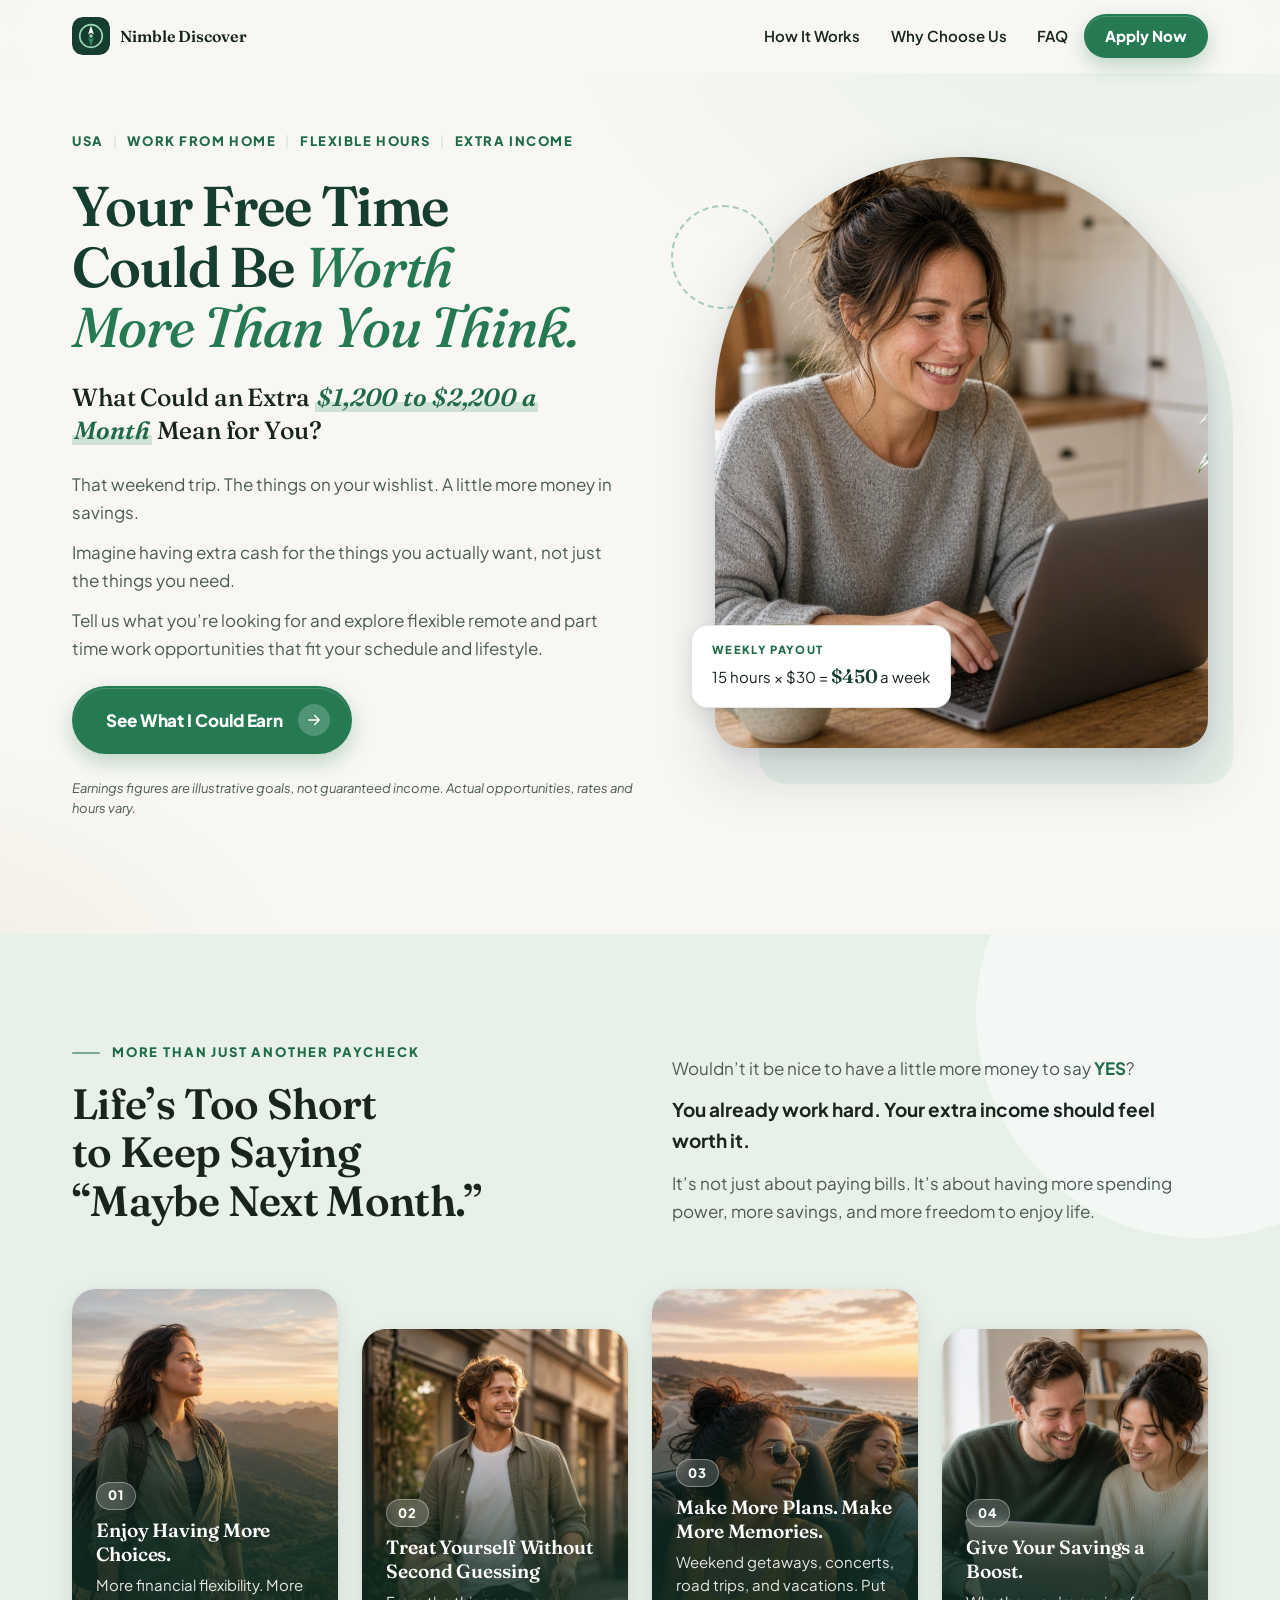
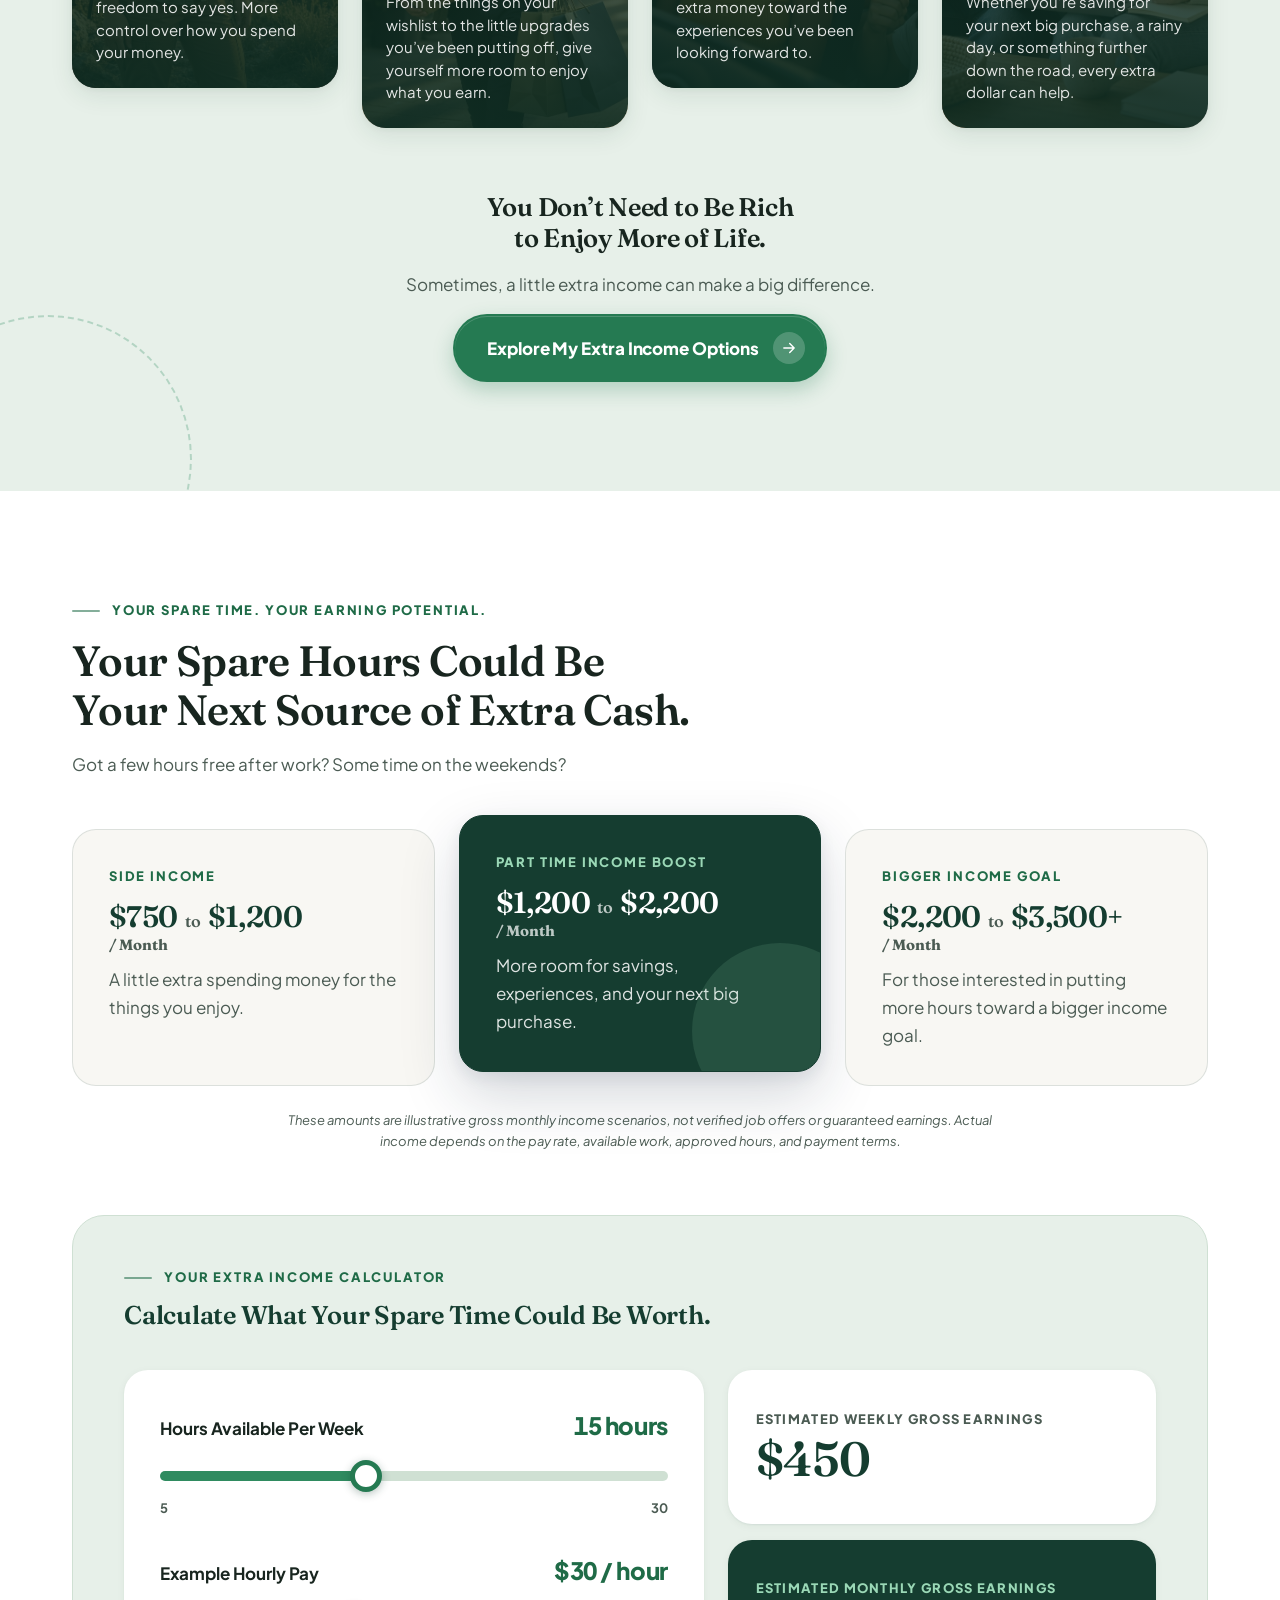
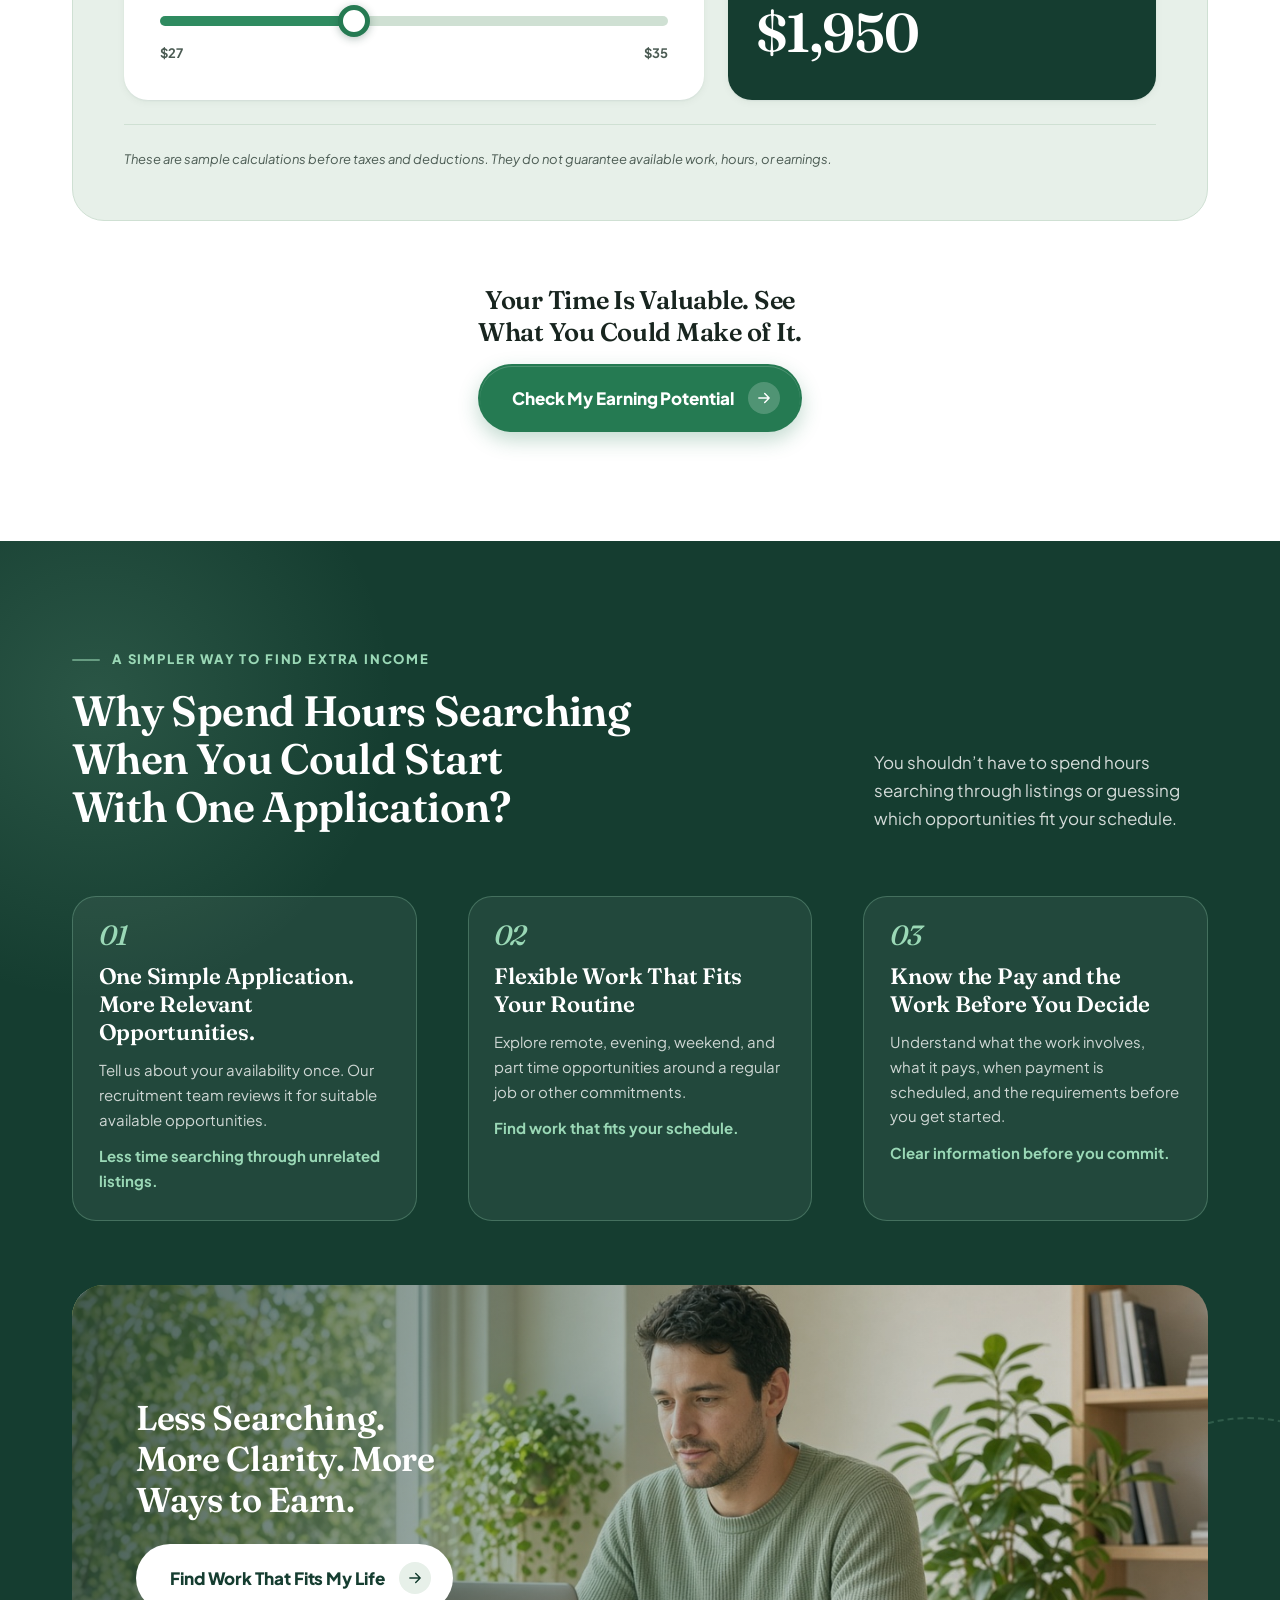
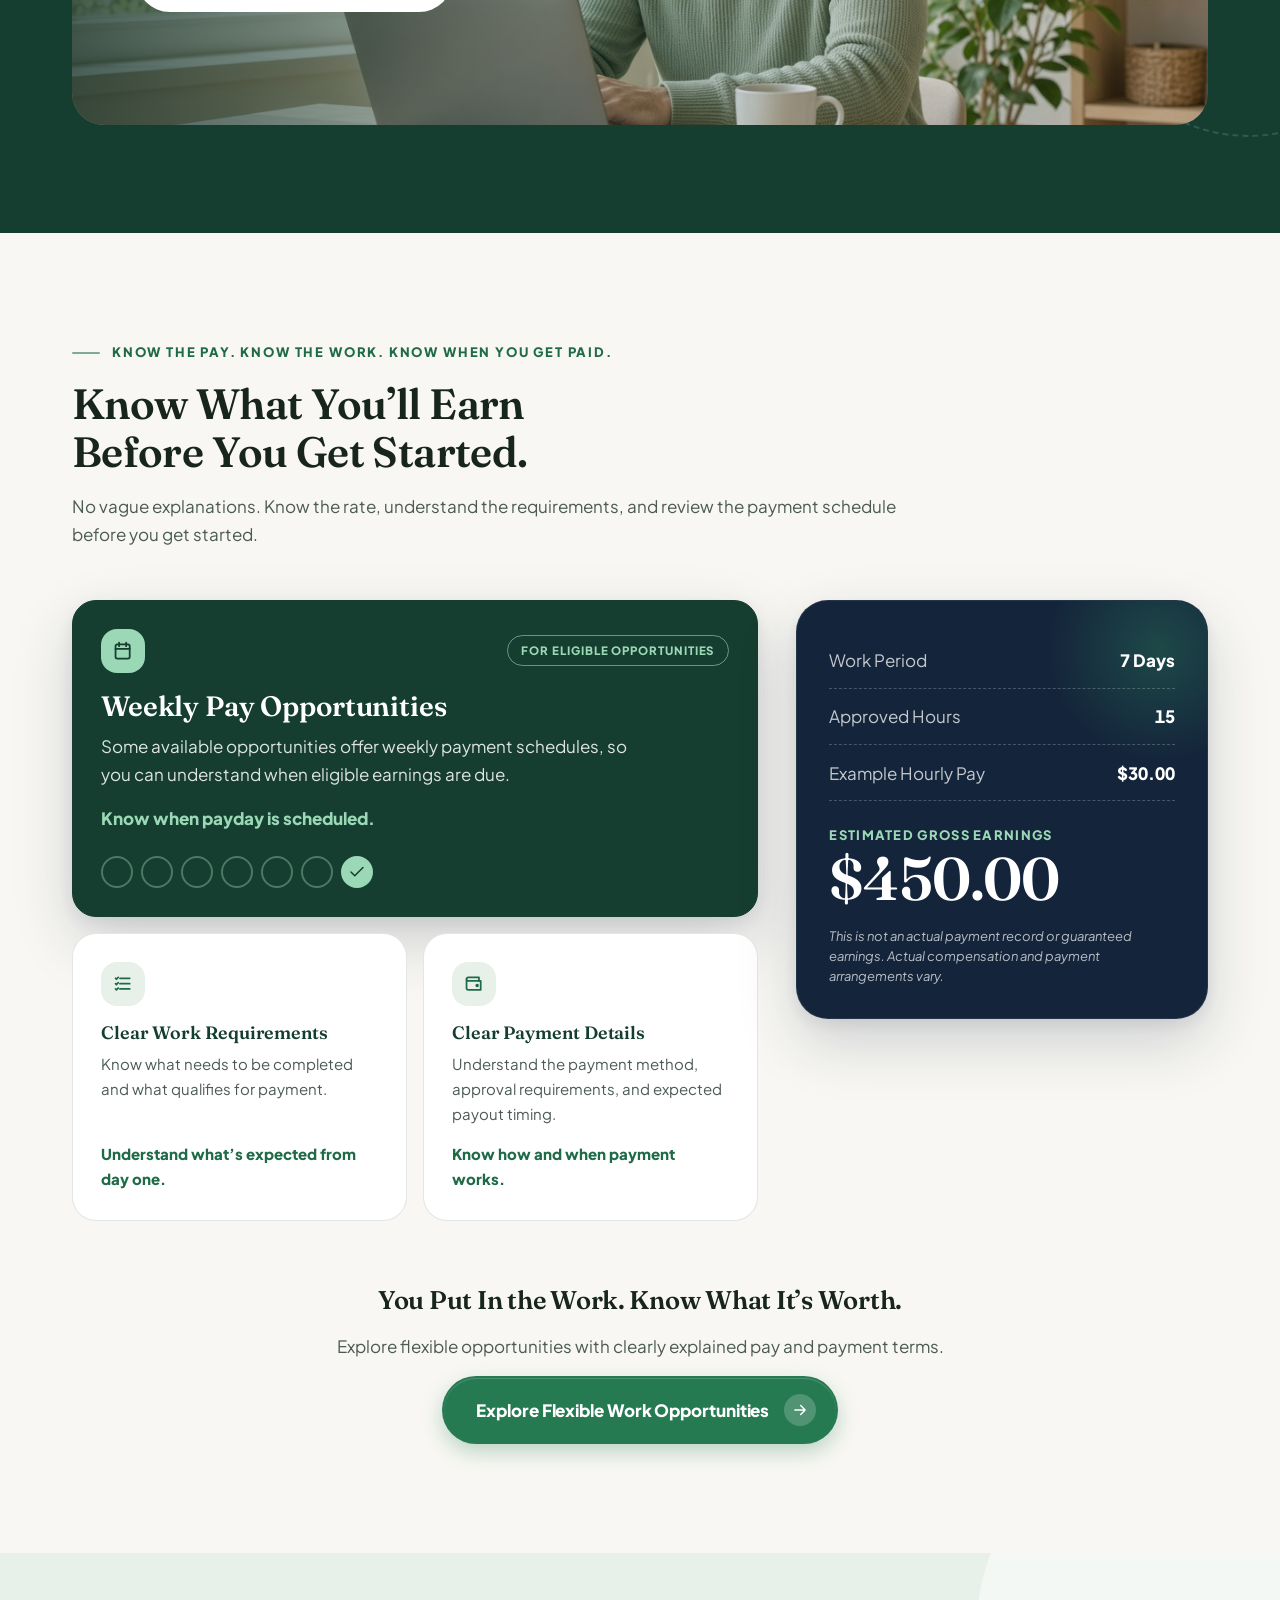
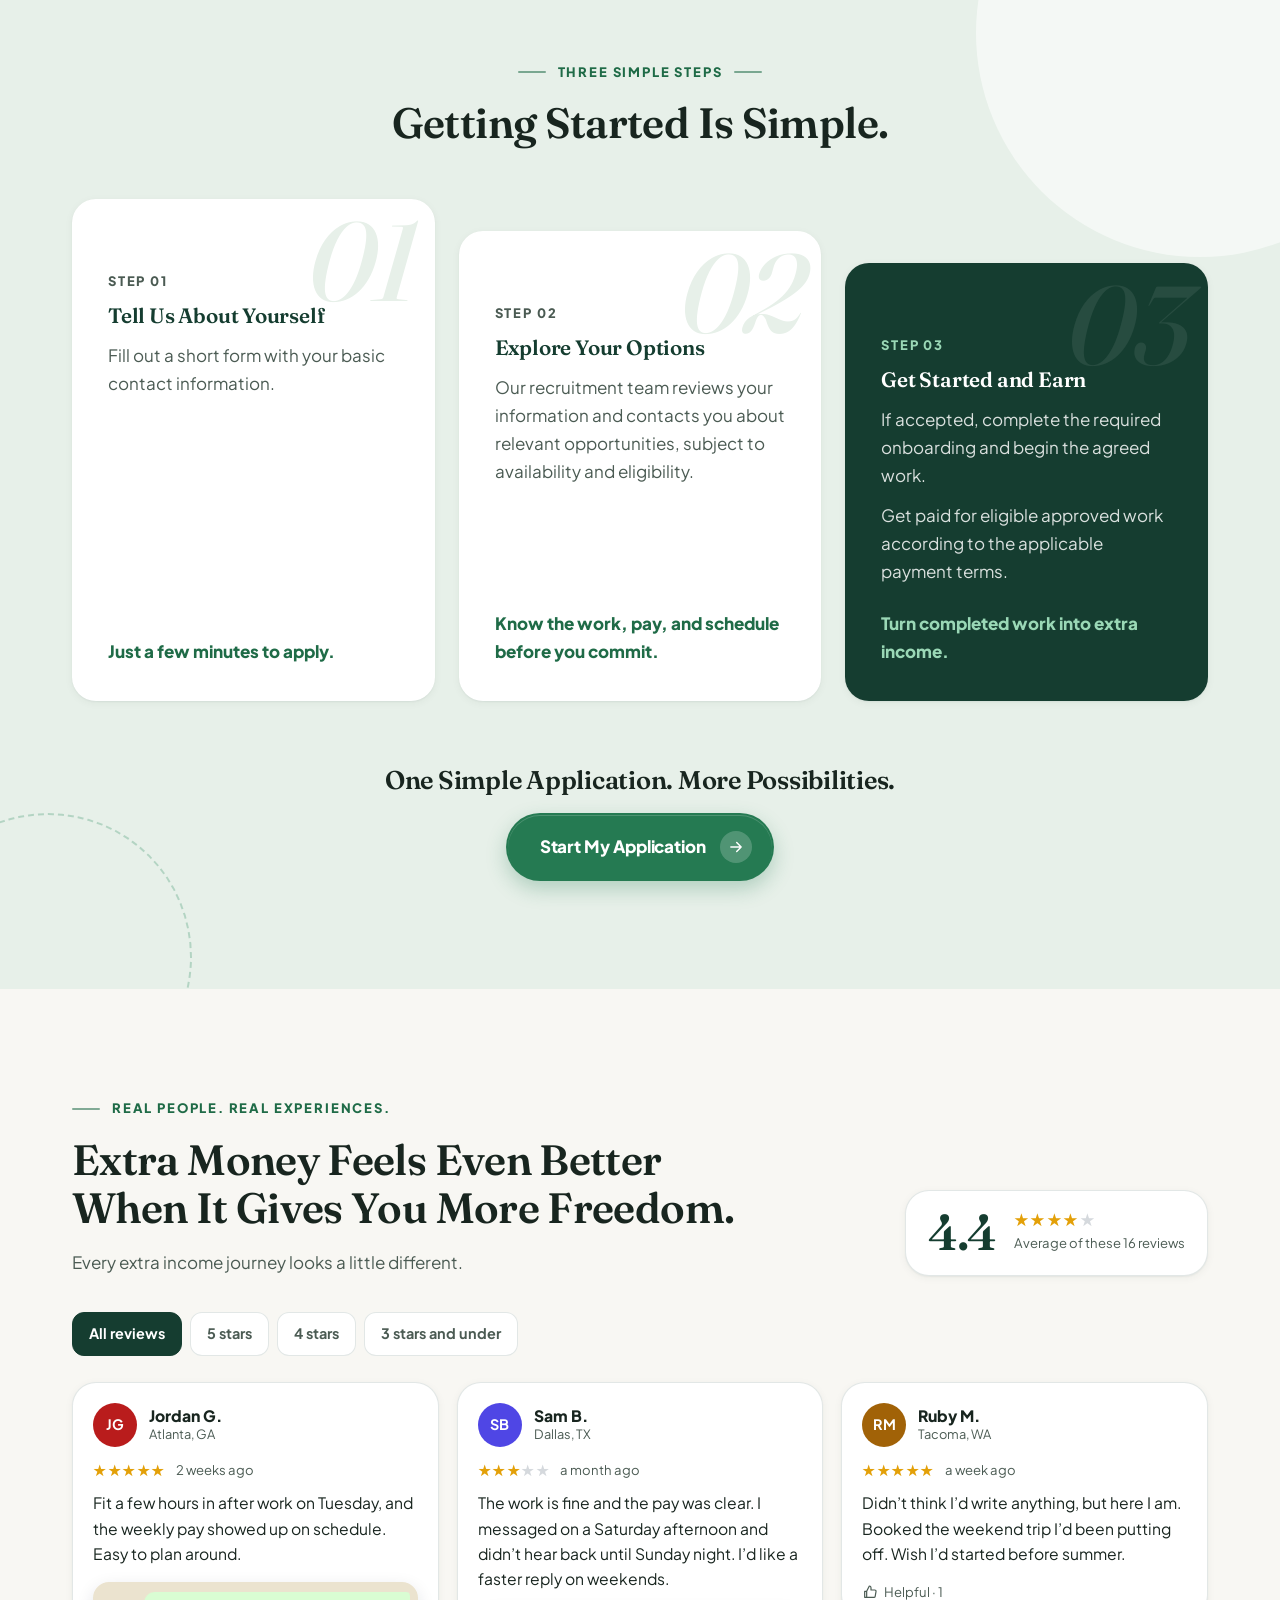
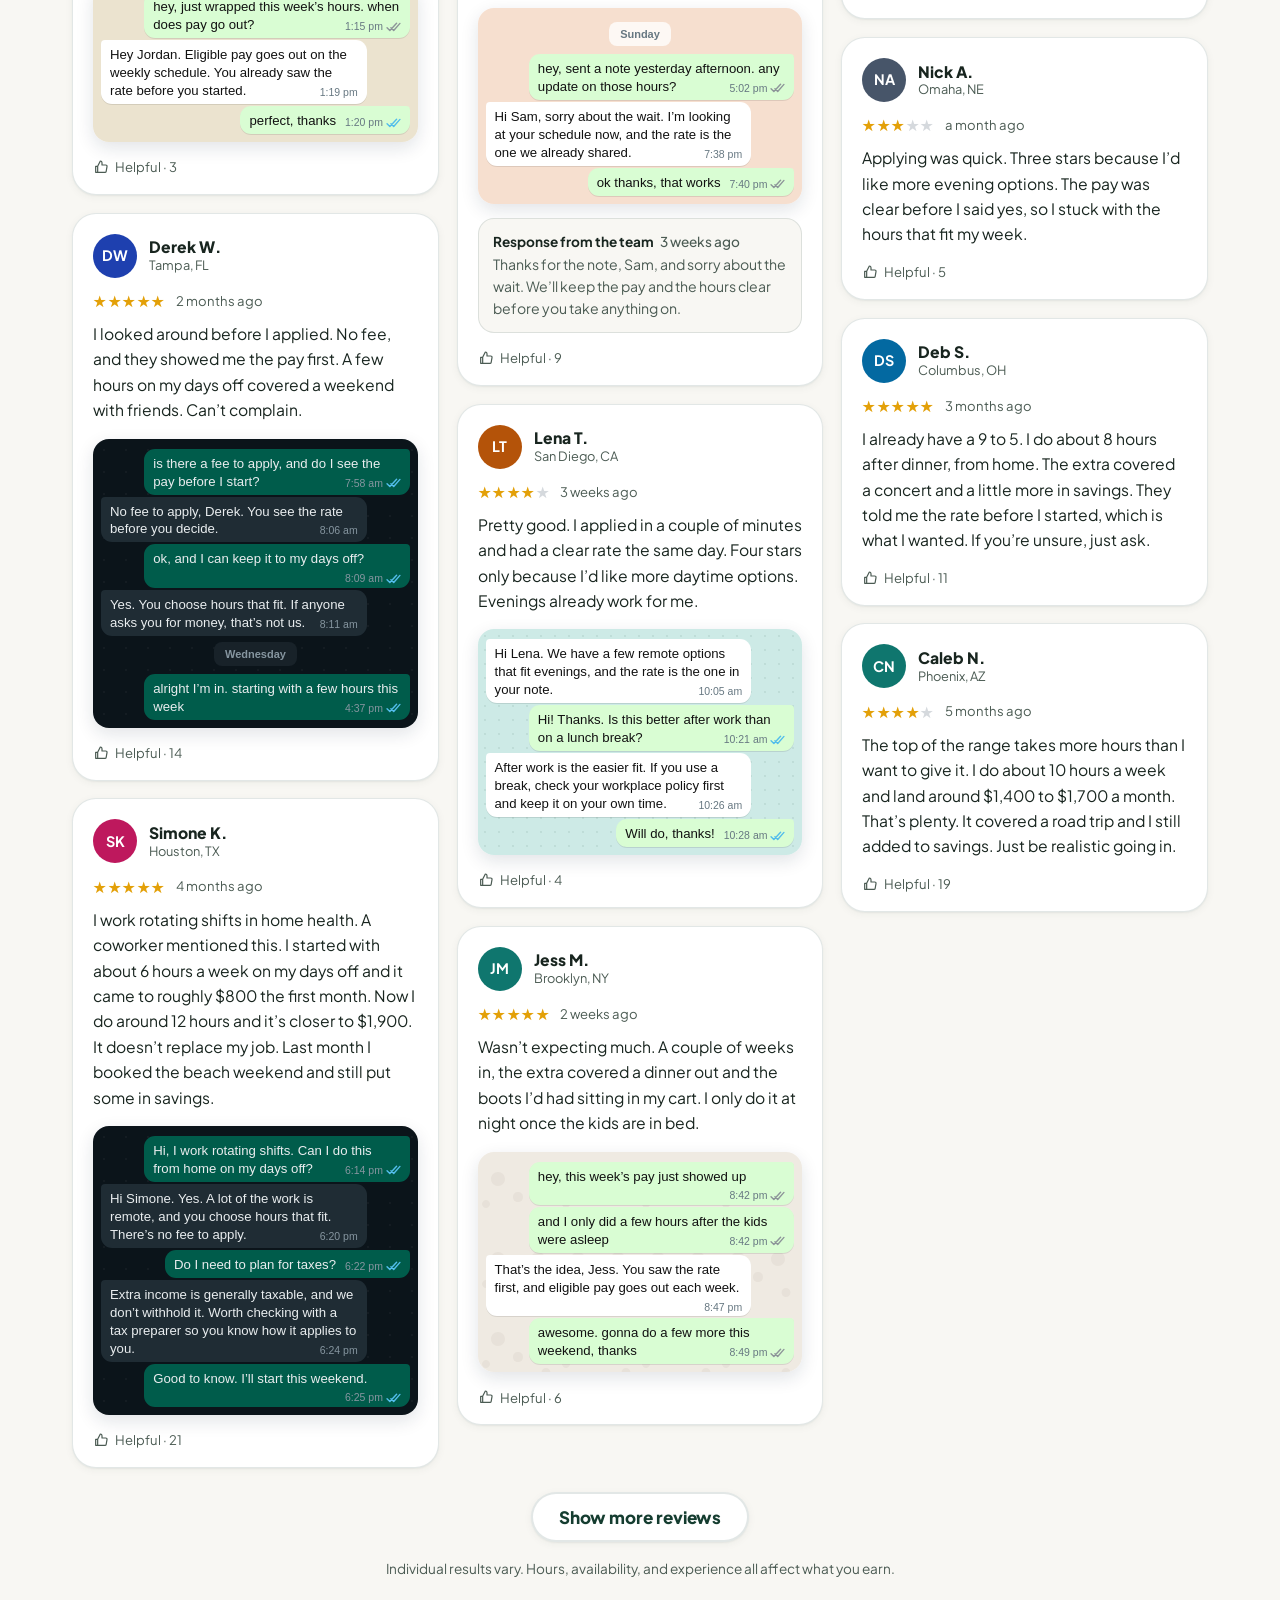
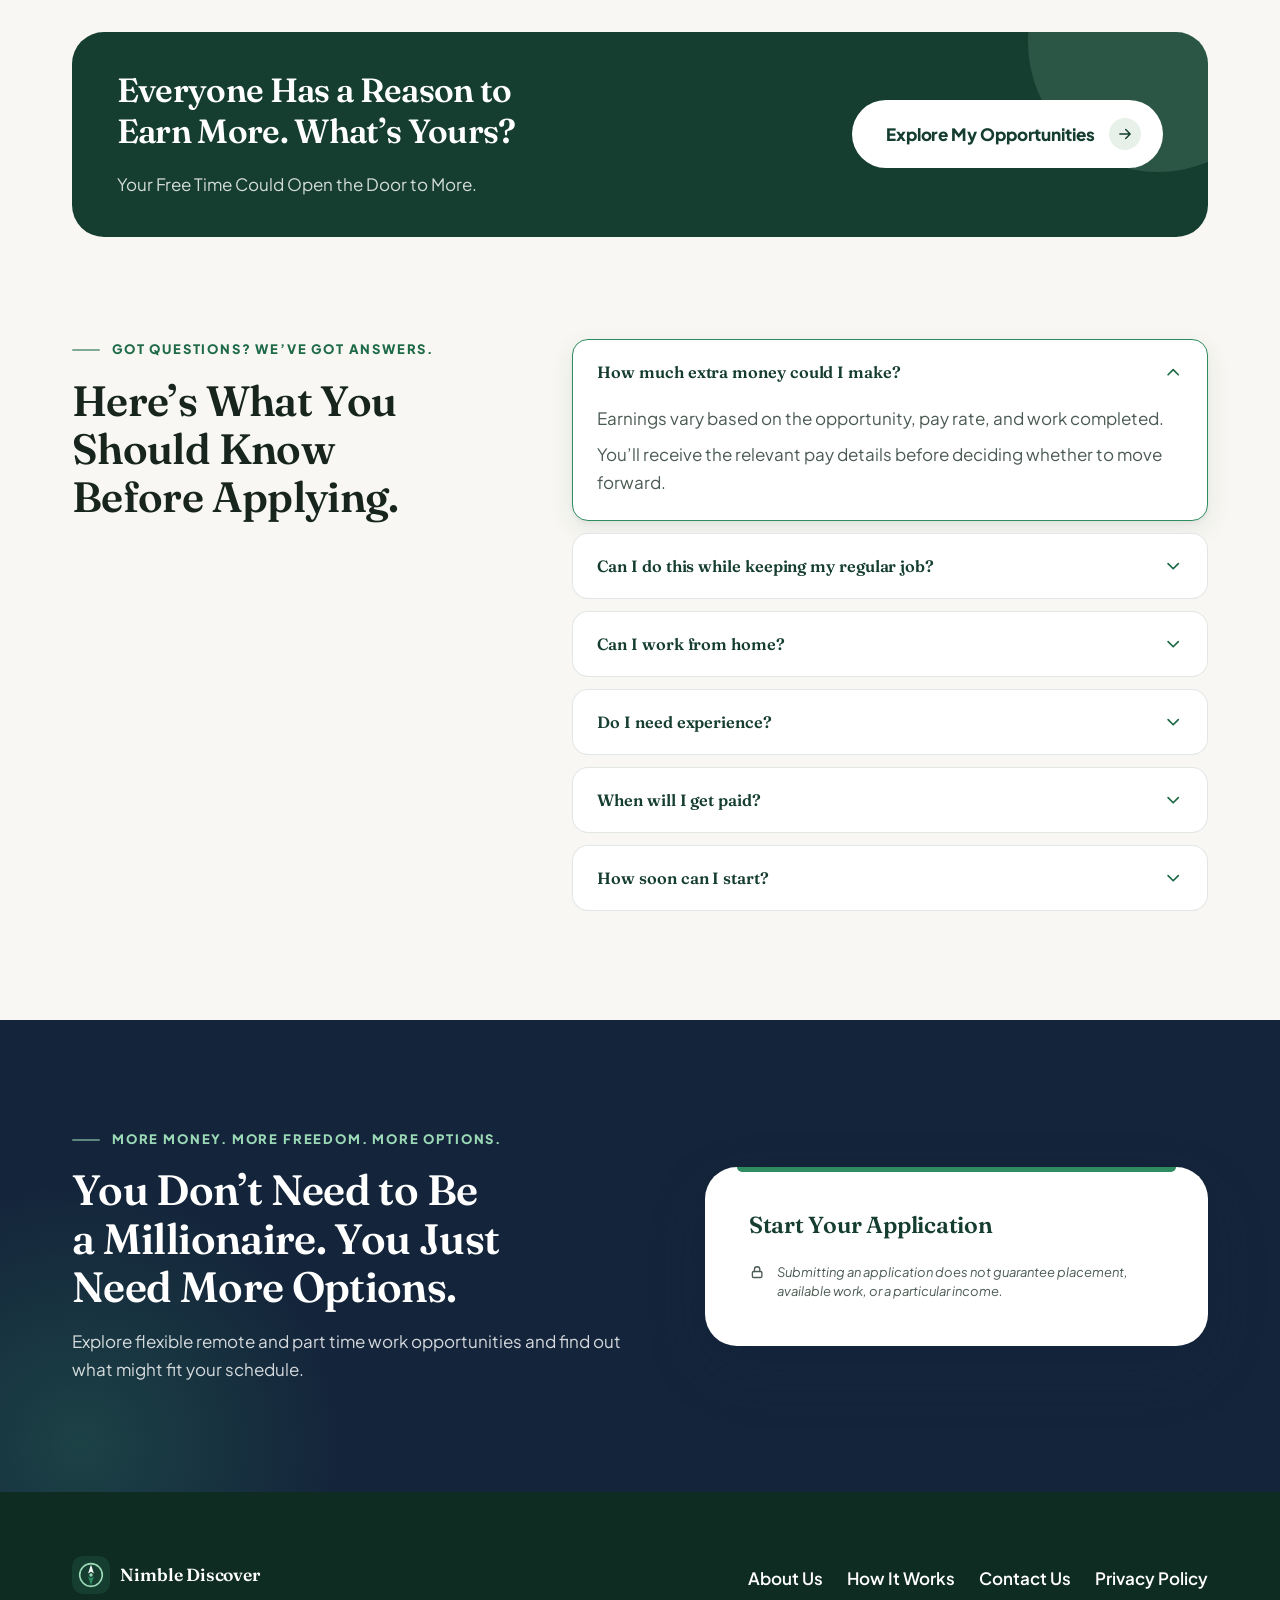
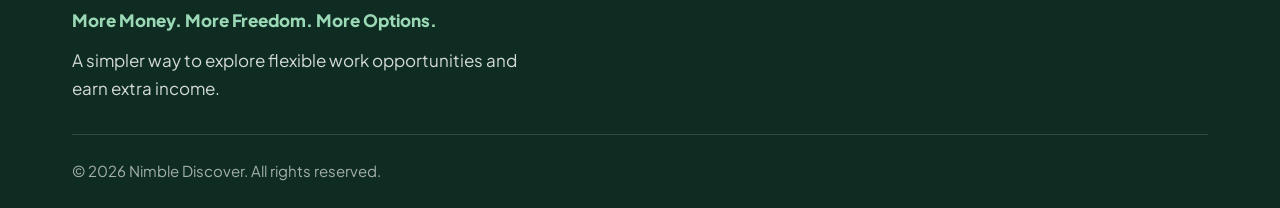
<file: index.html>
<!DOCTYPE html>
<html lang="en-US">
<head>
  <meta charset="utf-8">
  <meta name="viewport" content="width=device-width, initial-scale=1">

  <!-- SEO -->
  <title>Flexible Remote Work and Extra Income Opportunities in the USA | Nimble Discover</title>
  <meta name="description" content="Explore flexible remote and part time work opportunities in the U.S. Find options that fit your schedule and understand the pay before applying.">
  <meta name="theme-color" content="#153D30">
  <link rel="canonical" href="https://nimblediscover.com/">

  <!-- Open Graph / social sharing -->
  <meta property="og:type" content="website">
  <meta property="og:locale" content="en_US">
  <meta property="og:url" content="https://nimblediscover.com/">
  <meta property="og:title" content="Flexible Remote Work and Extra Income Opportunities in the USA | Nimble Discover">
  <meta property="og:description" content="Explore flexible remote and part time work opportunities in the U.S. Find options that fit your schedule and understand the pay before applying.">
  <meta property="og:image" content="https://nimblediscover.com/assets/images/hero-home-work.jpg">
  <meta property="og:image:alt" content="Woman smiling as she works on a laptop at a sunlit kitchen table at home">
  <meta name="twitter:card" content="summary_large_image">

  <link rel="icon" href="assets/images/logo-mark.svg" type="image/svg+xml">

  <!-- Fonts: Fraunces (headings) and Plus Jakarta Sans (body). Google Fonts is the only external dependency. -->
  <link rel="preconnect" href="https://fonts.googleapis.com">
  <link rel="preconnect" href="https://fonts.gstatic.com" crossorigin>
  <link rel="stylesheet" href="https://fonts.googleapis.com/css2?family=Fraunces:ital,opsz,wght@0,9..144,500;0,9..144,600;1,9..144,500;1,9..144,600&amp;family=Plus+Jakarta+Sans:wght@400;500;600;700;800&amp;display=swap">

  <link rel="preload" as="image" href="assets/images/hero-home-work.jpg" fetchpriority="high">
  <link rel="stylesheet" href="m-style.css">

  <!-- One line of progressive enhancement: lets the CSS know JavaScript is available,
       so FAQ answers and reveal animations only collapse or hide when m-script.js can reopen them. -->
  <script>document.documentElement.className += ' js';</script>
</head>

<body>
  <a class="skip-link" href="#main">Skip to main content</a>

  <!-- Icon sprite (hand drawn, no external icon library) -->
  <svg class="sprite" xmlns="http://www.w3.org/2000/svg" aria-hidden="true" focusable="false">
    <symbol id="i-check" viewBox="0 0 24 24"><path d="M20 6 9 17l-5-5"/></symbol>
    <symbol id="i-arrow-right" viewBox="0 0 24 24"><path d="M5 12h14M13 6l6 6-6 6"/></symbol>
    <symbol id="i-arrow-down" viewBox="0 0 24 24"><path d="M12 5v14M6 13l6 6 6-6"/></symbol>
    <symbol id="i-arrow-up" viewBox="0 0 24 24"><path d="M12 19V5M6 11l6-6 6 6"/></symbol>
    <symbol id="i-chevron-down" viewBox="0 0 24 24"><path d="m6 9 6 6 6-6"/></symbol>
    <symbol id="i-menu" viewBox="0 0 24 24"><path d="M4 7h16M4 12h16M4 17h16"/></symbol>
    <symbol id="i-close" viewBox="0 0 24 24"><path d="M6 6l12 12M18 6 6 18"/></symbol>
    <symbol id="i-clock" viewBox="0 0 24 24"><circle cx="12" cy="12" r="9"/><path d="M12 7v5l3 2"/></symbol>
    <symbol id="i-laptop" viewBox="0 0 24 24"><rect x="4" y="5" width="16" height="11" rx="2"/><path d="M2 20h20"/></symbol>
    <symbol id="i-form" viewBox="0 0 24 24"><path d="M14 3H7a2 2 0 0 0-2 2v14a2 2 0 0 0 2 2h10a2 2 0 0 0 2-2V8z"/><path d="M14 3v5h5M9 13h6M9 17h6"/></symbol>
    <symbol id="i-calendar" viewBox="0 0 24 24"><rect x="4" y="5" width="16" height="16" rx="2"/><path d="M8 3v4M16 3v4M4 10h16"/></symbol>
    <symbol id="i-dollar" viewBox="0 0 24 24"><circle cx="12" cy="12" r="9"/><path d="M14.5 9.5c-.5-1-1.5-1.5-2.5-1.5-1.4 0-2.5.8-2.5 2s1 1.7 2.5 2 2.5.8 2.5 2-1.1 2-2.5 2c-1.1 0-2-.5-2.5-1.5M12 6v2M12 16v2"/></symbol>
    <symbol id="i-shield" viewBox="0 0 24 24"><path d="M12 3 5 6v5c0 4.5 3 8 7 10 4-2 7-5.5 7-10V6z"/><path d="m9 12 2 2 4-4"/></symbol>
    <symbol id="i-checklist" viewBox="0 0 24 24"><path d="M9 6h11M9 12h11M9 18h11M4 6l1 1 2-2M4 12l1 1 2-2M4 18l1 1 2-2"/></symbol>
    <symbol id="i-wallet" viewBox="0 0 24 24"><path d="M4 7a2 2 0 0 1 2-2h12v4"/><path d="M4 7v10a2 2 0 0 0 2 2h14V9H6a2 2 0 0 1-2-2z"/><circle cx="16" cy="14" r="1"/></symbol>
    <symbol id="i-user" viewBox="0 0 24 24"><circle cx="12" cy="8" r="4"/><path d="M4 21c0-4 4-6 8-6s8 2 8 6"/></symbol>
    <symbol id="i-search" viewBox="0 0 24 24"><circle cx="11" cy="11" r="7"/><path d="m20 20-3.5-3.5"/></symbol>
    <symbol id="i-star" viewBox="0 0 24 24"><path d="m12 3 2.7 5.6 6.1.9-4.4 4.3 1 6.1L12 17l-5.4 2.9 1-6.1L3.2 9.5l6.1-.9z"/></symbol>
    <symbol id="i-lock" viewBox="0 0 24 24"><rect x="5" y="11" width="14" height="9" rx="2"/><path d="M8 11V8a4 4 0 0 1 8 0v3"/></symbol>
    <symbol id="i-moon" viewBox="0 0 24 24"><path d="M20 14.5A8 8 0 0 1 9.5 4a8 8 0 1 0 10.5 10.5z"/></symbol>
    <symbol id="i-info" viewBox="0 0 24 24"><circle cx="12" cy="12" r="9"/><path d="M12 11v5M12 8h.01"/></symbol>
    <symbol id="i-thumb" viewBox="0 0 24 24"><path d="M7 11v9H4v-9h3zm0 0 4-8c1.5 0 2.5 1 2.5 2.5V9H19a2 2 0 0 1 2 2.4l-1.2 7A2 2 0 0 1 17.8 20H7"/></symbol>
    <symbol id="i-ticks" viewBox="0 0 16 11"><path d="M0.9 6.2 4 9.35 11.4 1.4M5.15 6.2 8.25 9.35 15.1 1.55"/></symbol>
  </svg>

  <!-- ============================== HEADER ============================== -->
  <header class="site-header" id="top">
    <div class="container header__inner">
      <a class="brand" href="#top" aria-label="Nimble Discover, back to top">
        <img class="brand__mark" src="assets/images/logo-mark.svg" width="38" height="38" alt="">
        <span class="brand__name">Nimble Discover</span>
      </a>

      <nav class="nav" id="site-nav" aria-label="Primary">
        <ul class="nav__list">
          <li><a href="#how-it-works">How It Works</a></li>
          <li><a href="#why-choose-us">Why Choose Us</a></li>
          <li><a href="#faq">FAQ</a></li>
        </ul>
      </nav>

      <a class="btn btn--primary btn--sm header__apply" href="#apply">Apply Now</a>

      <button class="menu-toggle" type="button" aria-expanded="false" aria-controls="site-nav" aria-label="Open menu">
        <svg class="icon icon--open" aria-hidden="true"><use href="#i-menu"/></svg>
        <svg class="icon icon--close" aria-hidden="true"><use href="#i-close"/></svg>
      </button>
    </div>
  </header>

  <main id="main">

    <!-- ============================== 1. HERO ============================== -->
    <section class="hero" id="hero" aria-labelledby="hero-title">
      <div class="container hero__grid">
        <div class="hero__copy">
          <p class="hero__tags">
            <span>USA</span><span>Work From Home</span><span>Flexible Hours</span><span>Extra Income</span>
          </p>

          <h1 class="hero__title" id="hero-title">Your Free Time Could Be <em>Worth More Than You Think.</em></h1>

          <h2 class="hero__goal">What Could an Extra <span class="hl">$1,200 to $2,200 a Month</span> Mean for You?</h2>

          <div class="hero__lede">
            <p>That weekend trip. The things on your wishlist. A little more money in savings.</p>
            <p>Imagine having extra cash for the things you actually want, not just the things you need.</p>
            <p>Tell us what you’re looking for and explore flexible remote and part time work opportunities that fit your schedule and lifestyle.</p>
          </div>

          <div class="hero__cta">
            <a class="btn btn--primary btn--lg" href="#earnings">
              See What I Could Earn
              <svg class="icon" aria-hidden="true"><use href="#i-arrow-right"/></svg>
            </a>
          </div>

          <p class="disclaimer hero__disclaimer">Earnings figures are illustrative goals, not guaranteed income. Actual opportunities, rates and hours vary.</p>
        </div>

        <div class="hero__media">
          <img class="hero__photo" src="assets/images/hero-home-work.jpg" width="1024" height="768" fetchpriority="high"
               alt="Woman smiling as she works on a laptop at a sunlit kitchen table at home">
          <div class="hero__float" role="note">
            <span class="hero__float-label">Weekly Payout</span>
            <span class="hero__float-main">15 hours &times; $30 = <strong>$450</strong> a week</span>
          </div>
        </div>
      </div>
    </section>

    <!-- ============================== 2. LIFESTYLE AND DESIRE ============================== -->
    <section class="section section--sage" id="lifestyle" aria-labelledby="lifestyle-title">
      <div class="container">
        <div class="split-head reveal">
          <div>
            <p class="eyebrow">More Than Just Another Paycheck</p>
            <h2 class="h2" id="lifestyle-title">Life’s Too Short to Keep Saying “Maybe Next Month.”</h2>
          </div>
          <div class="split-head__text">
            <p>Wouldn’t it be nice to have a little more money to say <strong>YES</strong>?</p>
            <p class="lead-strong">You already work hard. Your extra income should feel worth it.</p>
            <p>It’s not just about paying bills. It’s about having more spending power, more savings, and more freedom to enjoy life.</p>
          </div>
        </div>

        <ul class="life-grid" data-stagger>
          <li class="life-card reveal">
            <img src="assets/images/card-choices.jpg" width="1024" height="768" loading="lazy"
                 alt="Woman with a backpack looking out over a mountain valley at sunset">
            <div class="life-card__body">
              <span class="life-card__num">01</span>
              <h3>Enjoy Having More Choices.</h3>
              <p>More financial flexibility. More freedom to say yes. More control over how you spend your money.</p>
            </div>
          </li>
          <li class="life-card reveal">
            <img src="assets/images/card-treat-yourself.jpg" width="1024" height="768" loading="lazy"
                 alt="Smiling man walking down a sunny street carrying shopping bags and a gift box">
            <div class="life-card__body">
              <span class="life-card__num">02</span>
              <h3>Treat Yourself Without Second Guessing</h3>
              <p>From the things on your wishlist to the little upgrades you’ve been putting off, give yourself more room to enjoy what you earn.</p>
            </div>
          </li>
          <li class="life-card reveal">
            <img src="assets/images/card-memories.jpg" width="1024" height="768" loading="lazy"
                 alt="Group of friends laughing together on a coastal road trip at sunset">
            <div class="life-card__body">
              <span class="life-card__num">03</span>
              <h3>Make More Plans. Make More Memories.</h3>
              <p>Weekend getaways, concerts, road trips, and vacations. Put extra money toward the experiences you’ve been looking forward to.</p>
            </div>
          </li>
          <li class="life-card reveal">
            <img src="assets/images/card-savings.jpg" width="1024" height="768" loading="lazy"
                 alt="Couple on a sofa smiling while planning together with a laptop and notebook">
            <div class="life-card__body">
              <span class="life-card__num">04</span>
              <h3>Give Your Savings a Boost.</h3>
              <p>Whether you’re saving for your next big purchase, a rainy day, or something further down the road, every extra dollar can help.</p>
            </div>
          </li>
        </ul>

        <div class="closing reveal">
          <h3 class="h3 closing__title">You Don’t Need to Be Rich to Enjoy More of Life.</h3>
          <p>Sometimes, a little extra income can make a big difference.</p>
          <a class="btn btn--primary btn--lg" href="#apply">
            Explore My Extra Income Options
            <svg class="icon" aria-hidden="true"><use href="#i-arrow-right"/></svg>
          </a>
        </div>
      </div>
    </section>

    <!-- ============================== 3. EARNINGS POTENTIAL ============================== -->
    <section class="section section--white" id="earnings" aria-labelledby="earnings-title">
      <div class="container">
        <div class="section-head reveal">
          <p class="eyebrow">Your Spare Time. Your Earning Potential.</p>
          <h2 class="h2" id="earnings-title">Your Spare Hours Could Be Your Next Source of Extra Cash.</h2>
          <p>Got a few hours free after work? Some time on the weekends?</p>
        </div>

        <ul class="tiers" data-stagger>
          <li class="tier reveal">
            <p class="tier__label">Side Income</p>
            <p class="tier__amount">$750 <span>to</span> $1,200 <small>/ Month</small></p>
            <p class="tier__text">A little extra spending money for the things you enjoy.</p>
          </li>
          <li class="tier tier--featured reveal">
            <p class="tier__label">Part Time Income Boost</p>
            <p class="tier__amount">$1,200 <span>to</span> $2,200 <small>/ Month</small></p>
            <p class="tier__text">More room for savings, experiences, and your next big purchase.</p>
          </li>
          <li class="tier reveal">
            <p class="tier__label">Bigger Income Goal</p>
            <p class="tier__amount">$2,200 <span>to</span> $3,500+ <small>/ Month</small></p>
            <p class="tier__text">For those interested in putting more hours toward a bigger income goal.</p>
          </li>
        </ul>

        <p class="disclaimer disclaimer--center">These amounts are illustrative gross monthly income scenarios, not verified job offers or guaranteed earnings. Actual income depends on the pay rate, available work, approved hours, and payment terms.</p>

        <!-- Interactive calculator (logic lives in m-script.js, initCalculator) -->
        <div class="calc reveal" id="calculator">
          <div class="calc__head">
            <p class="eyebrow">Your Extra Income Calculator</p>
            <h3 class="h3">Calculate What Your Spare Time Could Be Worth.</h3>
          </div>

          <div class="calc__body">
            <div class="calc__controls">
              <div class="range-field">
                <div class="range-field__head">
                  <label for="calc-hours">Hours Available Per Week</label>
                  <output id="calc-hours-out" for="calc-hours">15 hours</output>
                </div>
                <input class="range" type="range" id="calc-hours" min="5" max="30" step="1" value="15">
                <div class="range-field__scale" aria-hidden="true"><span>5</span><span>30</span></div>
              </div>

              <div class="range-field">
                <div class="range-field__head">
                  <label for="calc-rate">Example Hourly Pay</label>
                  <output id="calc-rate-out" for="calc-rate">$30 / hour</output>
                </div>
                <input class="range" type="range" id="calc-rate" min="27" max="35" step="1" value="30">
                <div class="range-field__scale" aria-hidden="true"><span>$27</span><span>$35</span></div>
              </div>
            </div>

            <div class="calc__results" aria-live="polite" aria-atomic="true">
              <div class="result">
                <p class="result__label">Estimated Weekly Gross Earnings</p>
                <p class="result__value" id="calc-weekly">$450</p>
              </div>
              <div class="result result--main">
                <p class="result__label">Estimated Monthly Gross Earnings</p>
                <p class="result__value" id="calc-monthly">$1,950</p>
              </div>
            </div>
          </div>

          <div class="calc__foot">
            <p class="disclaimer">These are sample calculations before taxes and deductions. They do not guarantee available work, hours, or earnings.</p>
          </div>
        </div>

        <div class="closing reveal">
          <h3 class="h3 closing__title">Your Time Is Valuable. See What You Could Make of It.</h3>
          <a class="btn btn--primary btn--lg" href="#apply">
            Check My Earning Potential
            <svg class="icon" aria-hidden="true"><use href="#i-arrow-right"/></svg>
          </a>
        </div>
      </div>
    </section>

    <!-- ============================== 4. WHY CHOOSE US ============================== -->
    <section class="section section--forest why" id="why-choose-us" aria-labelledby="why-title">
      <div class="container">
        <div class="split-head split-head--light reveal">
          <div>
            <p class="eyebrow">A Simpler Way to Find Extra Income</p>
            <h2 class="h2" id="why-title">Why Spend Hours Searching When You Could Start With One Application?</h2>
          </div>
          <div class="split-head__text">
            <p>You shouldn’t have to spend hours searching through listings or guessing which opportunities fit your schedule.</p>
          </div>
        </div>

        <ol class="why-points" data-stagger>
          <li class="why-points__item reveal">
            <span class="why-points__num" aria-hidden="true">01</span>
            <div class="why-points__copy">
              <h3>One Simple Application. More Relevant Opportunities.</h3>
              <p>Tell us about your availability once. Our recruitment team reviews it for suitable available opportunities.</p>
              <p class="why-points__strong">Less time searching through unrelated listings.</p>
            </div>
          </li>
          <li class="why-points__item reveal">
            <span class="why-points__num" aria-hidden="true">02</span>
            <div class="why-points__copy">
              <h3>Flexible Work That Fits Your Routine</h3>
              <p>Explore remote, evening, weekend, and part time opportunities around a regular job or other commitments.</p>
              <p class="why-points__strong">Find work that fits your schedule.</p>
            </div>
          </li>
          <li class="why-points__item reveal">
            <span class="why-points__num" aria-hidden="true">03</span>
            <div class="why-points__copy">
              <h3>Know the Pay and the Work Before You Decide</h3>
              <p>Understand what the work involves, what it pays, when payment is scheduled, and the requirements before you get started.</p>
              <p class="why-points__strong">Clear information before you commit.</p>
            </div>
          </li>
        </ol>

        <!-- Closing banner with photo -->
        <div class="banner reveal">
          <img src="assets/images/banner-daylight.jpg" width="1024" height="576" loading="lazy"
               alt="Man working on a laptop at a sunlit home desk beside a bright window">
          <div class="banner__content">
            <h3 class="h3">Less Searching. More Clarity. More Ways to Earn.</h3>
            <a class="btn btn--light btn--lg" href="#apply">
              Find Work That Fits My Life
              <svg class="icon" aria-hidden="true"><use href="#i-arrow-right"/></svg>
            </a>
          </div>
        </div>
      </div>
    </section>

    <!-- ============================== 5. PAYMENT AND TRANSPARENCY ============================== -->
    <section class="section section--offwhite" id="payment" aria-labelledby="payment-title">
      <div class="container">
        <div class="section-head reveal">
          <p class="eyebrow">Know the Pay. Know the Work. Know When You Get Paid.</p>
          <h2 class="h2" id="payment-title">Know What You’ll Earn Before You Get Started.</h2>
          <p>No vague explanations. Know the rate, understand the requirements, and review the payment schedule before you get started.</p>
        </div>

        <div class="pay-layout">
          <div class="pay-features" data-stagger>
            <article class="pay-card pay-card--weekly reveal">
              <div class="pay-card__top">
                <span class="pay-card__icon"><svg class="icon" aria-hidden="true"><use href="#i-calendar"/></svg></span>
                <span class="pay-card__badge">For eligible opportunities</span>
              </div>
              <h3>Weekly Pay Opportunities</h3>
              <p>Some available opportunities offer weekly payment schedules, so you can understand when eligible earnings are due.</p>
              <p class="pay-card__strong">Know when payday is scheduled.</p>
              <div class="pay-card__cycle" aria-hidden="true">
                <span></span><span></span><span></span><span></span><span></span><span></span>
                <span class="is-last"><svg class="icon"><use href="#i-check"/></svg></span>
              </div>
            </article>

            <article class="pay-card reveal">
              <span class="pay-card__icon"><svg class="icon" aria-hidden="true"><use href="#i-checklist"/></svg></span>
              <h3>Clear Work Requirements</h3>
              <p>Know what needs to be completed and what qualifies for payment.</p>
              <p class="pay-card__strong">Understand what’s expected from day one.</p>
            </article>

            <article class="pay-card reveal">
              <span class="pay-card__icon"><svg class="icon" aria-hidden="true"><use href="#i-wallet"/></svg></span>
              <h3>Clear Payment Details</h3>
              <p>Understand the payment method, approval requirements, and expected payout timing.</p>
              <p class="pay-card__strong">Know how and when payment works.</p>
            </article>
          </div>

          <aside class="example reveal" aria-label="Estimated weekly gross earnings">
            <div class="example__card">
              <dl class="example__rows">
                <div><dt>Work Period</dt><dd>7 Days</dd></div>
                <div><dt>Approved Hours</dt><dd>15</dd></div>
                <div><dt>Example Hourly Pay</dt><dd>$30.00</dd></div>
              </dl>
              <div class="example__total">
                <p class="example__total-label">Estimated Gross Earnings</p>
                <p class="example__total-value">$450.00</p>
              </div>
              <p class="example__note">This is not an actual payment record or guaranteed earnings. Actual compensation and payment arrangements vary.</p>
            </div>
          </aside>
        </div>

        <div class="closing reveal">
          <h3 class="h3 closing__title">You Put In the Work. Know What It’s Worth.</h3>
          <p>Explore flexible opportunities with clearly explained pay and payment terms.</p>
          <a class="btn btn--primary btn--lg" href="#apply">
            Explore Flexible Work Opportunities
            <svg class="icon" aria-hidden="true"><use href="#i-arrow-right"/></svg>
          </a>
        </div>
      </div>
    </section>

    <!-- ============================== 6. HOW IT WORKS ============================== -->
    <section class="section section--sage" id="how-it-works" aria-labelledby="how-title">
      <div class="container">
        <div class="section-head section-head--center reveal">
          <p class="eyebrow">Three Simple Steps</p>
          <h2 class="h2" id="how-title">Getting Started Is Simple.</h2>
        </div>

        <ol class="steps" data-stagger>
          <li class="step reveal">
            <span class="step__num" aria-hidden="true">01</span>
            <p class="step__kicker">Step 01</p>
            <h3>Tell Us About Yourself</h3>
            <p>Fill out a short form with your basic contact information.</p>
            <p class="step__strong">Just a few minutes to apply.</p>
          </li>
          <li class="step reveal">
            <span class="step__num" aria-hidden="true">02</span>
            <p class="step__kicker">Step 02</p>
            <h3>Explore Your Options</h3>
            <p>Our recruitment team reviews your information and contacts you about relevant opportunities, subject to availability and eligibility.</p>
            <p class="step__strong">Know the work, pay, and schedule before you commit.</p>
          </li>
          <li class="step reveal">
            <span class="step__num" aria-hidden="true">03</span>
            <p class="step__kicker">Step 03</p>
            <h3>Get Started and Earn</h3>
            <p>If accepted, complete the required onboarding and begin the agreed work.</p>
            <p>Get paid for eligible approved work according to the applicable payment terms.</p>
            <p class="step__strong">Turn completed work into extra income.</p>
          </li>
        </ol>

        <div class="closing reveal">
          <h3 class="h3 closing__title">One Simple Application. More Possibilities.</h3>
          <a class="btn btn--primary btn--lg" href="#apply">
            Start My Application
            <svg class="icon" aria-hidden="true"><use href="#i-arrow-right"/></svg>
          </a>
        </div>
      </div>
    </section>

    <!-- ============================== 7. SUCCESS STORIES ============================== -->
    <section class="section section--offwhite" id="stories" aria-labelledby="stories-title">
      <div class="container">
        <div class="g-head reveal">
          <div class="section-head">
            <p class="eyebrow">Real People. Real Experiences.</p>
            <h2 class="h2" id="stories-title">Extra Money Feels Even Better When It Gives You More Freedom.</h2>
            <p>Every extra income journey looks a little different.</p>
          </div>
          <div class="g-score">
            <div class="big">4.4</div>
            <div>
              <div class="stars" role="img" aria-label="4.4 out of 5 stars">★★★★<span class="o">★</span></div>
              <small>Average of these 16 reviews</small>
            </div>
          </div>
        </div>

        <div class="filters" role="group" aria-label="Filter reviews">
          <button type="button" class="chip" data-f="all" aria-pressed="true">All reviews</button>
          <button type="button" class="chip" data-f="5" aria-pressed="false">5 stars</button>
          <button type="button" class="chip" data-f="4" aria-pressed="false">4 stars</button>
          <button type="button" class="chip" data-f="low" aria-pressed="false">3 stars and under</button>
        </div>

        <div class="g-grid" id="gGrid">

          <article class="gcard" data-s="5">
            <div class="g-top"><div class="g-av" style="background:#B91C1C">JG</div><div class="g-who"><div class="g-name">Jordan G.</div><div class="g-sub">Atlanta, GA</div></div></div>
            <div class="g-rate"><span class="g-stars" role="img" aria-label="5 stars">★★★★★</span><span class="g-when">2 weeks ago</span></div>
            <p class="g-text">Fit a few hours in after work on Tuesday, and the weekly pay showed up on schedule. Easy to plan around.</p>
            <div class="wa sand" role="img" aria-label="Sample message thread: Jordan asks when weekly pay goes out"><div class="wa-body">
              <div class="wa-s"><span>hey, just wrapped this week’s hours. when does pay go out?</span><span class="wa-m"><span class="wa-t">1:15 pm</span><svg class="tk"><use href="#i-ticks"/></svg></span></div>
              <div class="wa-r"><span>Hey Jordan. Eligible pay goes out on the weekly schedule. You already saw the rate before you started.</span><span class="wa-m"><span class="wa-t">1:19 pm</span></span></div>
              <div class="wa-s"><span>perfect, thanks</span><span class="wa-m"><span class="wa-t">1:20 pm</span><svg class="tk b"><use href="#i-ticks"/></svg></span></div>
            </div></div>
            <div class="g-foot"><svg viewBox="0 0 24 24" aria-hidden="true"><use href="#i-thumb"/></svg> Helpful · 3</div>
          </article>

          <article class="gcard" data-s="5">
            <div class="g-top"><div class="g-av" style="background:#1E40AF">DW</div><div class="g-who"><div class="g-name">Derek W.</div><div class="g-sub">Tampa, FL</div></div></div>
            <div class="g-rate"><span class="g-stars" role="img" aria-label="5 stars">★★★★★</span><span class="g-when">2 months ago</span></div>
            <p class="g-text">I looked around before I applied. No fee, and they showed me the pay first. A few hours on my days off covered a weekend with friends. Can’t complain.</p>
            <div class="wa dark" role="img" aria-label="Sample message thread: Derek asks about the application fee and when pay is shown"><div class="wa-body">
              <div class="wa-s"><span>is there a fee to apply, and do I see the pay before I start?</span><span class="wa-m"><span class="wa-t">7:58 am</span><svg class="tk b"><use href="#i-ticks"/></svg></span></div>
              <div class="wa-r"><span>No fee to apply, Derek. You see the rate before you decide.</span><span class="wa-m"><span class="wa-t">8:06 am</span></span></div>
              <div class="wa-s"><span>ok, and I can keep it to my days off?</span><span class="wa-m"><span class="wa-t">8:09 am</span><svg class="tk b"><use href="#i-ticks"/></svg></span></div>
              <div class="wa-r"><span>Yes. You choose hours that fit. If anyone asks you for money, that’s not us.</span><span class="wa-m"><span class="wa-t">8:11 am</span></span></div>
              <div class="wa-date">Wednesday</div>
              <div class="wa-s"><span>alright I’m in. starting with a few hours this week</span><span class="wa-m"><span class="wa-t">4:37 pm</span><svg class="tk b"><use href="#i-ticks"/></svg></span></div>
            </div></div>
            <div class="g-foot"><svg viewBox="0 0 24 24" aria-hidden="true"><use href="#i-thumb"/></svg> Helpful · 14</div>
          </article>

          <article class="gcard" data-s="5">
            <div class="g-top"><div class="g-av" style="background:#BE185D">SK</div><div class="g-who"><div class="g-name">Simone K.</div><div class="g-sub">Houston, TX</div></div></div>
            <div class="g-rate"><span class="g-stars" role="img" aria-label="5 stars">★★★★★</span><span class="g-when">4 months ago</span></div>
            <p class="g-text">I work rotating shifts in home health. A coworker mentioned this. I started with about 6 hours a week on my days off and it came to roughly $800 the first month. Now I do around 12 hours and it’s closer to $1,900. It doesn’t replace my job. Last month I booked the beach weekend and still put some in savings.</p>
            <div class="wa dark" role="img" aria-label="Sample message thread: Simone asks about remote hours and taxes"><div class="wa-body">
              <div class="wa-s"><span>Hi, I work rotating shifts. Can I do this from home on my days off?</span><span class="wa-m"><span class="wa-t">6:14 pm</span><svg class="tk b"><use href="#i-ticks"/></svg></span></div>
              <div class="wa-r"><span>Hi Simone. Yes. A lot of the work is remote, and you choose hours that fit. There’s no fee to apply.</span><span class="wa-m"><span class="wa-t">6:20 pm</span></span></div>
              <div class="wa-s"><span>Do I need to plan for taxes?</span><span class="wa-m"><span class="wa-t">6:22 pm</span><svg class="tk b"><use href="#i-ticks"/></svg></span></div>
              <div class="wa-r"><span>Extra income is generally taxable, and we don’t withhold it. Worth checking with a tax preparer so you know how it applies to you.</span><span class="wa-m"><span class="wa-t">6:24 pm</span></span></div>
              <div class="wa-s"><span>Good to know. I’ll start this weekend.</span><span class="wa-m"><span class="wa-t">6:25 pm</span><svg class="tk b"><use href="#i-ticks"/></svg></span></div>
            </div></div>
            <div class="g-foot"><svg viewBox="0 0 24 24" aria-hidden="true"><use href="#i-thumb"/></svg> Helpful · 21</div>
          </article>

          <article class="gcard" data-s="3">
            <div class="g-top"><div class="g-av" style="background:#4F46E5">SB</div><div class="g-who"><div class="g-name">Sam B.</div><div class="g-sub">Dallas, TX</div></div></div>
            <div class="g-rate"><span class="g-stars" role="img" aria-label="3 stars">★★★<span class="o">★★</span></span><span class="g-when">a month ago</span></div>
            <p class="g-text">The work is fine and the pay was clear. I messaged on a Saturday afternoon and didn’t hear back until Sunday night. I’d like a faster reply on weekends.</p>
            <div class="wa peach" role="img" aria-label="Sample message thread: Sam follows up on a weekend message"><div class="wa-body">
              <div class="wa-date">Sunday</div>
              <div class="wa-s"><span>hey, sent a note yesterday afternoon. any update on those hours?</span><span class="wa-m"><span class="wa-t">5:02 pm</span><svg class="tk"><use href="#i-ticks"/></svg></span></div>
              <div class="wa-r"><span>Hi Sam, sorry about the wait. I’m looking at your schedule now, and the rate is the one we already shared.</span><span class="wa-m"><span class="wa-t">7:38 pm</span></span></div>
              <div class="wa-s"><span>ok thanks, that works</span><span class="wa-m"><span class="wa-t">7:40 pm</span><svg class="tk"><use href="#i-ticks"/></svg></span></div>
            </div></div>
            <div class="g-owner"><b>Response from the team <time>3 weeks ago</time></b>Thanks for the note, Sam, and sorry about the wait. We’ll keep the pay and the hours clear before you take anything on.</div>
            <div class="g-foot"><svg viewBox="0 0 24 24" aria-hidden="true"><use href="#i-thumb"/></svg> Helpful · 9</div>
          </article>

          <article class="gcard" data-s="4">
            <div class="g-top"><div class="g-av" style="background:#B45309">LT</div><div class="g-who"><div class="g-name">Lena T.</div><div class="g-sub">San Diego, CA</div></div></div>
            <div class="g-rate"><span class="g-stars" role="img" aria-label="4 stars">★★★★<span class="o">★</span></span><span class="g-when">3 weeks ago</span></div>
            <p class="g-text">Pretty good. I applied in a couple of minutes and had a clear rate the same day. Four stars only because I’d like more daytime options. Evenings already work for me.</p>
            <div class="wa teal" role="img" aria-label="Sample message thread: Lena asks whether the hours fit after work"><div class="wa-body">
              <div class="wa-r"><span>Hi Lena. We have a few remote options that fit evenings, and the rate is the one in your note.</span><span class="wa-m"><span class="wa-t">10:05 am</span></span></div>
              <div class="wa-s"><span>Hi! Thanks. Is this better after work than on a lunch break?</span><span class="wa-m"><span class="wa-t">10:21 am</span><svg class="tk b"><use href="#i-ticks"/></svg></span></div>
              <div class="wa-r"><span>After work is the easier fit. If you use a break, check your workplace policy first and keep it on your own time.</span><span class="wa-m"><span class="wa-t">10:26 am</span></span></div>
              <div class="wa-s"><span>Will do, thanks!</span><span class="wa-m"><span class="wa-t">10:28 am</span><svg class="tk b"><use href="#i-ticks"/></svg></span></div>
            </div></div>
            <div class="g-foot"><svg viewBox="0 0 24 24" aria-hidden="true"><use href="#i-thumb"/></svg> Helpful · 4</div>
          </article>

          <article class="gcard" data-s="5">
            <div class="g-top"><div class="g-av" style="background:#0F766E">JM</div><div class="g-who"><div class="g-name">Jess M.</div><div class="g-sub">Brooklyn, NY</div></div></div>
            <div class="g-rate"><span class="g-stars" role="img" aria-label="5 stars">★★★★★</span><span class="g-when">2 weeks ago</span></div>
            <p class="g-text">Wasn’t expecting much. A couple of weeks in, the extra covered a dinner out and the boots I’d had sitting in my cart. I only do it at night once the kids are in bed.</p>
            <div class="wa doodle" role="img" aria-label="Sample message thread: Jess talks about fitting hours in after the kids are asleep"><div class="wa-body">
              <div class="wa-s"><span>hey, this week’s pay just showed up</span><span class="wa-m"><span class="wa-t">8:42 pm</span><svg class="tk"><use href="#i-ticks"/></svg></span></div>
              <div class="wa-s n"><span>and I only did a few hours after the kids were asleep</span><span class="wa-m"><span class="wa-t">8:42 pm</span><svg class="tk"><use href="#i-ticks"/></svg></span></div>
              <div class="wa-r"><span>That’s the idea, Jess. You saw the rate first, and eligible pay goes out each week.</span><span class="wa-m"><span class="wa-t">8:47 pm</span></span></div>
              <div class="wa-s"><span>awesome. gonna do a few more this weekend, thanks</span><span class="wa-m"><span class="wa-t">8:49 pm</span><svg class="tk"><use href="#i-ticks"/></svg></span></div>
            </div></div>
            <div class="g-foot"><svg viewBox="0 0 24 24" aria-hidden="true"><use href="#i-thumb"/></svg> Helpful · 6</div>
          </article>

          <article class="gcard" data-s="5">
            <div class="g-top"><div class="g-av" style="background:#A16207">RM</div><div class="g-who"><div class="g-name">Ruby M.</div><div class="g-sub">Tacoma, WA</div></div></div>
            <div class="g-rate"><span class="g-stars" role="img" aria-label="5 stars">★★★★★</span><span class="g-when">a week ago</span></div>
            <p class="g-text">Didn’t think I’d write anything, but here I am. Booked the weekend trip I’d been putting off. Wish I’d started before summer.</p>
            <div class="g-foot"><svg viewBox="0 0 24 24" aria-hidden="true"><use href="#i-thumb"/></svg> Helpful · 1</div>
          </article>

          <article class="gcard" data-s="3">
            <div class="g-top"><div class="g-av" style="background:#475569">NA</div><div class="g-who"><div class="g-name">Nick A.</div><div class="g-sub">Omaha, NE</div></div></div>
            <div class="g-rate"><span class="g-stars" role="img" aria-label="3 stars">★★★<span class="o">★★</span></span><span class="g-when">a month ago</span></div>
            <p class="g-text">Applying was quick. Three stars because I’d like more evening options. The pay was clear before I said yes, so I stuck with the hours that fit my week.</p>
            <div class="g-foot"><svg viewBox="0 0 24 24" aria-hidden="true"><use href="#i-thumb"/></svg> Helpful · 5</div>
          </article>

          <article class="gcard" data-s="5">
            <div class="g-top"><div class="g-av" style="background:#0369A1">DS</div><div class="g-who"><div class="g-name">Deb S.</div><div class="g-sub">Columbus, OH</div></div></div>
            <div class="g-rate"><span class="g-stars" role="img" aria-label="5 stars">★★★★★</span><span class="g-when">3 months ago</span></div>
            <p class="g-text">I already have a 9 to 5. I do about 8 hours after dinner, from home. The extra covered a concert and a little more in savings. They told me the rate before I started, which is what I wanted. If you’re unsure, just ask.</p>
            <div class="g-foot"><svg viewBox="0 0 24 24" aria-hidden="true"><use href="#i-thumb"/></svg> Helpful · 11</div>
          </article>

          <article class="gcard" data-s="4">
            <div class="g-top"><div class="g-av" style="background:#0F766E">CN</div><div class="g-who"><div class="g-name">Caleb N.</div><div class="g-sub">Phoenix, AZ</div></div></div>
            <div class="g-rate"><span class="g-stars" role="img" aria-label="4 stars">★★★★<span class="o">★</span></span><span class="g-when">5 months ago</span></div>
            <p class="g-text">The top of the range takes more hours than I want to give it. I do about 10 hours a week and land around $1,400 to $1,700 a month. That’s plenty. It covered a road trip and I still added to savings. Just be realistic going in.</p>
            <div class="g-foot"><svg viewBox="0 0 24 24" aria-hidden="true"><use href="#i-thumb"/></svg> Helpful · 19</div>
          </article>

          <article class="gcard more" data-s="5">
            <div class="g-top"><div class="g-av" style="background:#7C3AED">ZL</div><div class="g-who"><div class="g-name">Zoe L.</div><div class="g-sub">Madison, WI</div></div></div>
            <div class="g-rate"><span class="g-stars" role="img" aria-label="5 stars">★★★★★</span><span class="g-when">3 days ago</span></div>
            <p class="g-text">Perfect around class. I do it from my apartment between lectures, so my weekends stay free.</p>
            <div class="g-foot"><svg viewBox="0 0 24 24" aria-hidden="true"><use href="#i-thumb"/></svg> Helpful</div>
          </article>

          <article class="gcard more" data-s="2">
            <div class="g-top"><div class="g-av" style="background:#9A3412">EO</div><div class="g-who"><div class="g-name">Ethan O.</div><div class="g-sub">Sacramento, CA</div></div></div>
            <div class="g-rate"><span class="g-stars" role="img" aria-label="2 stars">★★<span class="o">★★★</span></span><span class="g-when">2 months ago</span></div>
            <p class="g-text">Some weeks there are fewer hours than I’d like. If you need the same amount every paycheck, this isn’t it. The rate was clear, though.</p>
            <div class="g-owner"><b>Response from the team <time>2 months ago</time></b>Thanks, Ethan. Hours do vary, and we should say that up front. We’ll keep walking you through the pay and the schedule before you commit to anything.</div>
            <div class="g-foot"><svg viewBox="0 0 24 24" aria-hidden="true"><use href="#i-thumb"/></svg> Helpful · 17</div>
          </article>

          <article class="gcard more" data-s="5">
            <div class="g-top"><div class="g-av" style="background:#166534">AP</div><div class="g-who"><div class="g-name">Alicia P.</div><div class="g-sub">Nashville, TN</div></div></div>
            <div class="g-rate"><span class="g-stars" role="img" aria-label="5 stars">★★★★★</span><span class="g-when">4 months ago</span></div>
            <p class="g-text">Night shifts at the hospital. On my days off I pick up a few hours from home instead of letting the afternoon disappear. Put it toward a long weekend. Way better than I expected.</p>
            <div class="g-foot"><svg viewBox="0 0 24 24" aria-hidden="true"><use href="#i-thumb"/></svg> Helpful · 12</div>
          </article>

          <article class="gcard more" data-s="4">
            <div class="g-top"><div class="g-av" style="background:#44403C">MC</div><div class="g-who"><div class="g-name">Margaret C.</div><div class="g-sub">Scottsdale, AZ</div></div></div>
            <div class="g-rate"><span class="g-stars" role="img" aria-label="4 stars">★★★★<span class="o">★</span></span><span class="g-when">6 months ago</span></div>
            <p class="g-text">Retired nurse. I was careful at first, as you should be. A few hours a week, from home, and they explained the pay plainly. I never felt rushed. It’s a nice extra, not a second job. I’d tell a friend who wants a little more room to enjoy the month.</p>
            <div class="g-foot"><svg viewBox="0 0 24 24" aria-hidden="true"><use href="#i-thumb"/></svg> Helpful · 8</div>
          </article>

          <article class="gcard more" data-s="5">
            <div class="g-top"><div class="g-av" style="background:#0E7490">BH</div><div class="g-who"><div class="g-name">Brooke H.</div><div class="g-sub">Charlotte, NC</div></div></div>
            <div class="g-rate"><span class="g-stars" role="img" aria-label="5 stars">★★★★★</span><span class="g-when">5 days ago</span></div>
            <p class="g-text">Took both my girls to the game and didn’t think twice about the tickets. Thank you!!</p>
            <div class="g-foot"><svg viewBox="0 0 24 24" aria-hidden="true"><use href="#i-thumb"/></svg> Helpful</div>
          </article>

          <article class="gcard more" data-s="5">
            <div class="g-top"><div class="g-av" style="background:#374151">MR</div><div class="g-who"><div class="g-name">Mike R.</div><div class="g-sub">Pittsburgh, PA</div></div></div>
            <div class="g-rate"><span class="g-stars" role="img" aria-label="5 stars">★★★★★</span><span class="g-when">a month ago</span></div>
            <p class="g-text">Pay showed up on the weekly schedule, then every week since. No complaints.</p>
            <div class="g-foot"><svg viewBox="0 0 24 24" aria-hidden="true"><use href="#i-thumb"/></svg> Helpful · 2</div>
          </article>

        </div>

        <div class="more-wrap">
          <button type="button" class="btn btn--light" id="moreBtn" aria-expanded="false">Show more reviews</button>
        </div>
        <p class="g-note">Individual results vary. Hours, availability, and experience all affect what you earn.</p>

        <div class="mid-cta reveal">
          <div>
            <h3 class="h3">Everyone Has a Reason to Earn More. What’s Yours?</h3>
            <p>Your Free Time Could Open the Door to More.</p>
          </div>
          <a class="btn btn--light btn--lg" href="#apply">
            Explore My Opportunities
            <svg class="icon" aria-hidden="true"><use href="#i-arrow-right"/></svg>
          </a>
        </div>
      </div>
    </section>

    <!-- ============================== 8. FAQ ============================== -->
    <section class="section section--offwhite" id="faq" aria-labelledby="faq-title">
      <div class="container faq">
        <div class="faq__head reveal">
          <p class="eyebrow">Got Questions? We’ve Got Answers.</p>
          <h2 class="h2" id="faq-title">Here’s What You Should Know Before Applying.</h2>
        </div>

        <div class="faq__list reveal" data-faq>
          <div class="faq__item is-open">
            <h3 class="faq__q">
              <button class="faq__btn" type="button" id="faq-q1" aria-expanded="true" aria-controls="faq-a1">
                <span>How much extra money could I make?</span>
                <svg class="icon" aria-hidden="true"><use href="#i-chevron-down"/></svg>
              </button>
            </h3>
            <div class="faq__panel" id="faq-a1">
              <div class="faq__panel-inner">
                <p>Earnings vary based on the opportunity, pay rate, and work completed.</p>
                <p>You’ll receive the relevant pay details before deciding whether to move forward.</p>
              </div>
            </div>
          </div>

          <div class="faq__item">
            <h3 class="faq__q">
              <button class="faq__btn" type="button" id="faq-q2" aria-expanded="false" aria-controls="faq-a2">
                <span>Can I do this while keeping my regular job?</span>
                <svg class="icon" aria-hidden="true"><use href="#i-chevron-down"/></svg>
              </button>
            </h3>
            <div class="faq__panel" id="faq-a2">
              <div class="faq__panel-inner">
                <p>Possibly.</p>
                <p>Some opportunities have flexible schedules that may fit around your current job, including evenings or weekends.</p>
              </div>
            </div>
          </div>

          <div class="faq__item">
            <h3 class="faq__q">
              <button class="faq__btn" type="button" id="faq-q3" aria-expanded="false" aria-controls="faq-a3">
                <span>Can I work from home?</span>
                <svg class="icon" aria-hidden="true"><use href="#i-chevron-down"/></svg>
              </button>
            </h3>
            <div class="faq__panel" id="faq-a3">
              <div class="faq__panel-inner">
                <p>Remote options may be available.</p>
                <p>We’ll explain any location, equipment, or internet requirements before you accept an opportunity.</p>
              </div>
            </div>
          </div>

          <div class="faq__item">
            <h3 class="faq__q">
              <button class="faq__btn" type="button" id="faq-q4" aria-expanded="false" aria-controls="faq-a4">
                <span>Do I need experience?</span>
                <svg class="icon" aria-hidden="true"><use href="#i-chevron-down"/></svg>
              </button>
            </h3>
            <div class="faq__panel" id="faq-a4">
              <div class="faq__panel-inner">
                <p>It depends on the work.</p>
                <p>Some opportunities have straightforward requirements, while others may call for specific skills or training.</p>
              </div>
            </div>
          </div>

          <div class="faq__item">
            <h3 class="faq__q">
              <button class="faq__btn" type="button" id="faq-q5" aria-expanded="false" aria-controls="faq-a5">
                <span>When will I get paid?</span>
                <svg class="icon" aria-hidden="true"><use href="#i-chevron-down"/></svg>
              </button>
            </h3>
            <div class="faq__panel" id="faq-a5">
              <div class="faq__panel-inner">
                <p>Some opportunities offer weekly pay.</p>
                <p>Others pay for approved hours or completed assignments.</p>
                <p>You’ll be told the applicable payment terms before getting started.</p>
              </div>
            </div>
          </div>

          <div class="faq__item">
            <h3 class="faq__q">
              <button class="faq__btn" type="button" id="faq-q6" aria-expanded="false" aria-controls="faq-a6">
                <span>How soon can I start?</span>
                <svg class="icon" aria-hidden="true"><use href="#i-chevron-down"/></svg>
              </button>
            </h3>
            <div class="faq__panel" id="faq-a6">
              <div class="faq__panel-inner">
                <p>Our team will review your application and contact you about suitable available opportunities.</p>
                <p>Start dates depend on eligibility and any required onboarding.</p>
              </div>
            </div>
          </div>

        </div>
      </div>
    </section>

    <!-- ============================== 9. FINAL APPLICATION CTA ============================== -->
    <section class="section section--navy apply" id="apply" aria-labelledby="apply-title">
      <div class="container apply__grid">
        <div class="apply__copy reveal">
          <p class="eyebrow">More Money. More Freedom. More Options.</p>
          <h2 class="h2" id="apply-title">You Don’t Need to Be a Millionaire. You Just Need More Options.</h2>
          <p>Explore flexible remote and part time work opportunities and find out what might fit your schedule.</p>
        </div>

        <div class="form-card reveal">
          <h3 class="form-card__title">Start Your Application</h3>

          <div data-cddform="fei-us10-united-state10-2" data-origin="www.nimblediscover.com"></div>
<script src="https://www.chatfromforms.com/form-embed.js?v=0.1" defer></script>

          <p class="form-card__note">
            <svg class="icon" aria-hidden="true"><use href="#i-lock"/></svg>
            <span>Submitting an application does not guarantee placement, available work, or a particular income.</span>
          </p>
        </div>
      </div>
    </section>
  </main>

  <!-- ============================== FOOTER ============================== -->
  <footer class="site-footer">
    <div class="container">
      <div class="footer__top">
        <div class="footer__brand">
          <a class="brand brand--footer" href="#top" aria-label="Nimble Discover, back to top">
            <img class="brand__mark" src="assets/images/logo-mark.svg" width="38" height="38" alt="">
            <span class="brand__name">Nimble Discover</span>
          </a>
          <p class="footer__tagline">More Money. More Freedom. More Options.</p>
          <p class="footer__desc">A simpler way to explore flexible work opportunities and earn extra income.</p>
        </div>

        <nav class="footer__nav" aria-label="Footer">
          <ul>
            <!-- About Us and Contact Us point to on page sections until dedicated pages exist -->
            <li><a href="#why-choose-us">About Us</a></li>
            <li><a href="#how-it-works">How It Works</a></li>
            <li><a href="#apply">Contact Us</a></li>
            <li><a href="privacy-policy/">Privacy Policy</a></li>
          </ul>
        </nav>
      </div>

      <p class="footer__copy">&copy; 2026 Nimble Discover. All rights reserved.</p>
    </div>
  </footer>

  <button class="to-top" type="button" aria-label="Back to top" hidden>
    <svg class="icon" aria-hidden="true"><use href="#i-arrow-up"/></svg>
  </button>

  <script src="m-script.js" defer></script>
</body>
</html>
</file>
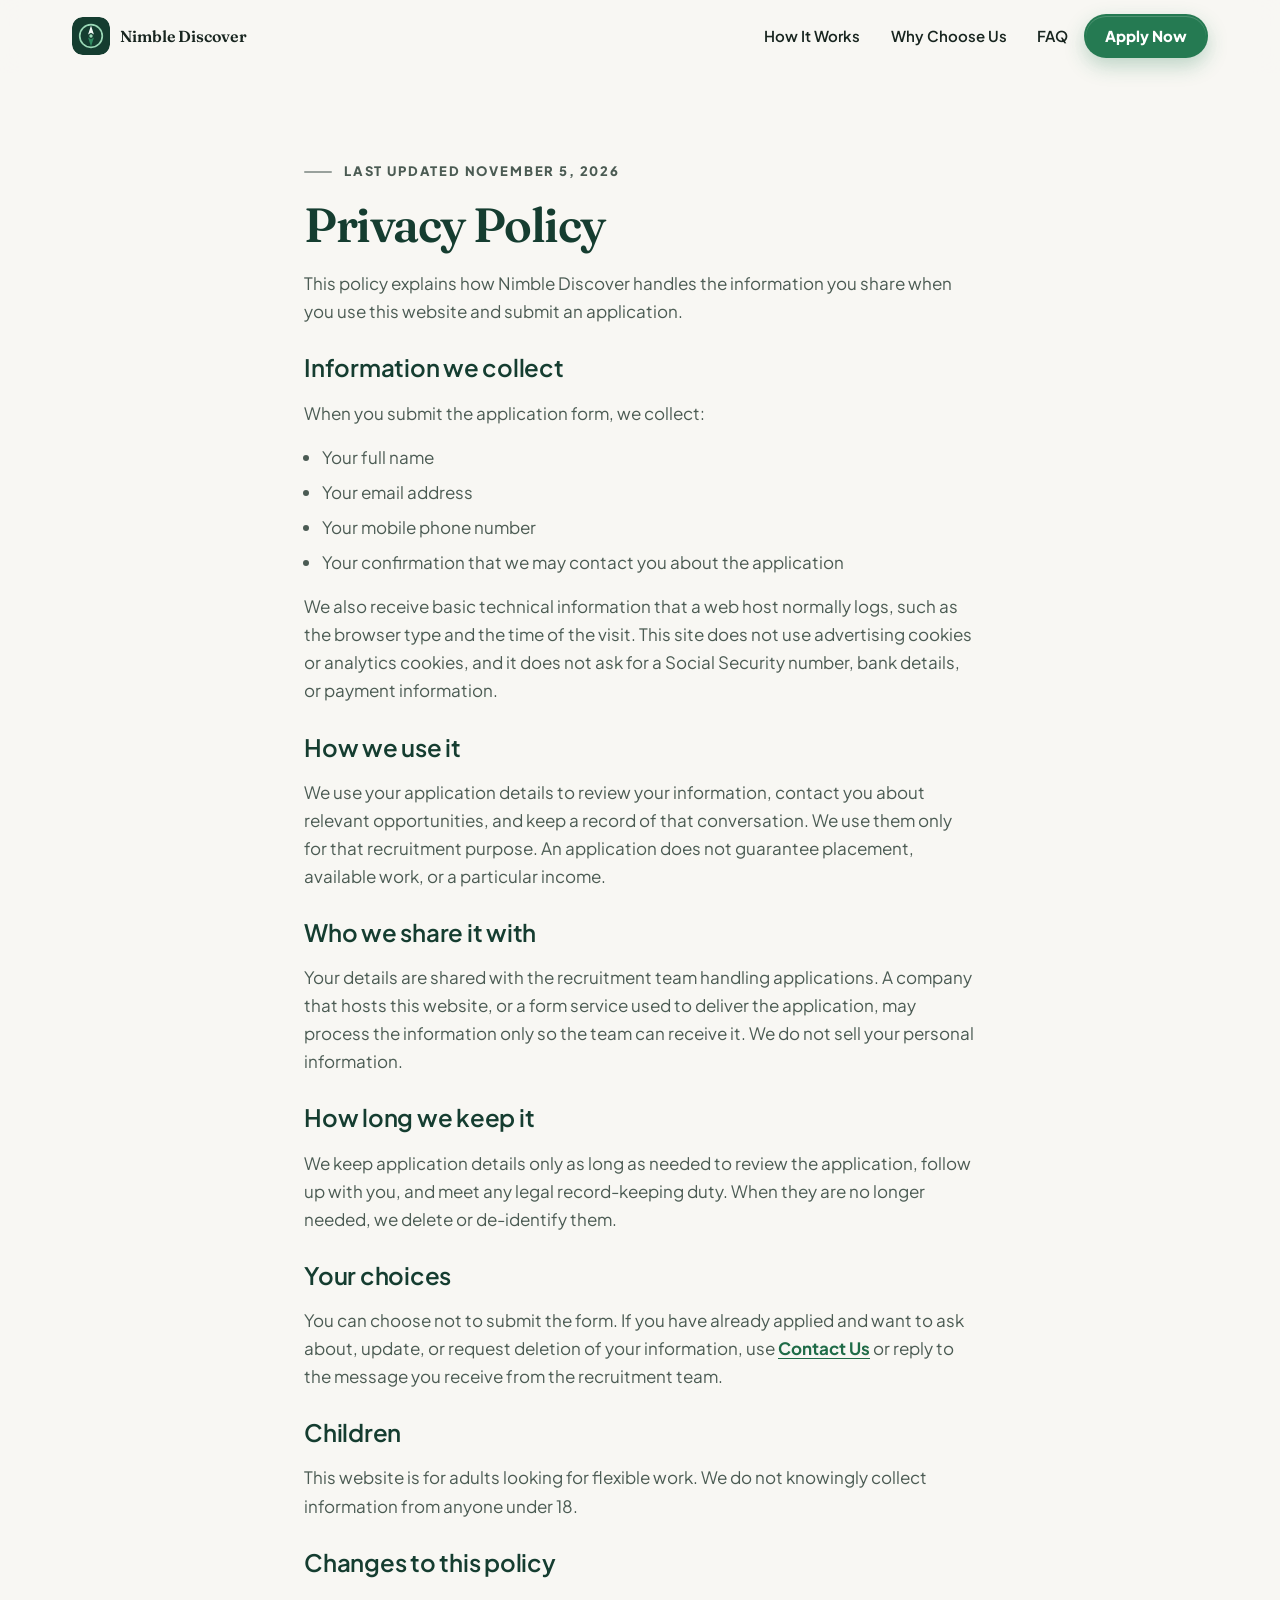
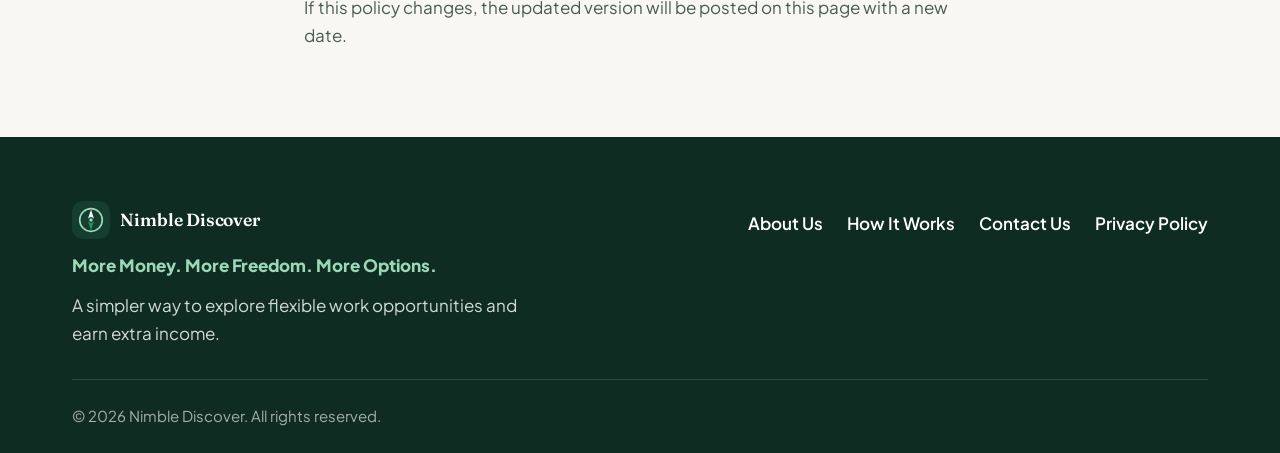
<file: privacy-policy/index.html>
<!DOCTYPE html>
<html lang="en-US">
<head>
  <meta charset="utf-8">
  <meta name="viewport" content="width=device-width, initial-scale=1">
  <title>Privacy Policy | Nimble Discover</title>
  <meta name="description" content="How Nimble Discover collects, uses, and shares the information you provide when you apply.">
  <meta name="theme-color" content="#153D30">
  <link rel="canonical" href="https://nimblediscover.com/privacy-policy/">
  <link rel="icon" href="../assets/images/logo-mark.svg" type="image/svg+xml">
  <link rel="preconnect" href="https://fonts.googleapis.com">
  <link rel="preconnect" href="https://fonts.gstatic.com" crossorigin>
  <link rel="stylesheet" href="https://fonts.googleapis.com/css2?family=Fraunces:ital,opsz,wght@0,9..144,500;0,9..144,600;1,9..144,500;1,9..144,600&amp;family=Plus+Jakarta+Sans:wght@400;500;600;700;800&amp;display=swap">
  <link rel="stylesheet" href="../m-style.css">
  <script>document.documentElement.className += ' js';</script>
</head>
<body>
  <a class="skip-link" href="#main">Skip to main content</a>

  <svg class="sprite" xmlns="http://www.w3.org/2000/svg" aria-hidden="true" focusable="false">
    <symbol id="i-arrow-up" viewBox="0 0 24 24"><path d="M12 19V5M6 11l6-6 6 6"/></symbol>
    <symbol id="i-menu" viewBox="0 0 24 24"><path d="M4 7h16M4 12h16M4 17h16"/></symbol>
    <symbol id="i-close" viewBox="0 0 24 24"><path d="M6 6l12 12M18 6 6 18"/></symbol>
  </svg>

  <header class="site-header" id="top">
    <div class="container header__inner">
      <a class="brand" href="../" aria-label="Nimble Discover, back to the home page">
        <img class="brand__mark" src="../assets/images/logo-mark.svg" width="38" height="38" alt="">
        <span class="brand__name">Nimble Discover</span>
      </a>

      <nav class="nav" id="site-nav" aria-label="Primary">
        <ul class="nav__list">
          <li><a href="../#how-it-works">How It Works</a></li>
          <li><a href="../#why-choose-us">Why Choose Us</a></li>
          <li><a href="../#faq">FAQ</a></li>
        </ul>
      </nav>

      <a class="btn btn--primary btn--sm header__apply" href="../#apply">Apply Now</a>

      <button class="menu-toggle" type="button" aria-expanded="false" aria-controls="site-nav" aria-label="Open menu">
        <svg class="icon icon--open" aria-hidden="true"><use href="#i-menu"/></svg>
        <svg class="icon icon--close" aria-hidden="true"><use href="#i-close"/></svg>
      </button>
    </div>
  </header>

  <main class="container doc" id="main">
    <p class="eyebrow">Last updated November 5, 2026</p>
    <h1>Privacy Policy</h1>
    <p>This policy explains how Nimble Discover handles the information you share when you use this website and submit an application.</p>

    <h2>Information we collect</h2>
    <p>When you submit the application form, we collect:</p>
    <ul>
      <li>Your full name</li>
      <li>Your email address</li>
      <li>Your mobile phone number</li>
      <li>Your confirmation that we may contact you about the application</li>
    </ul>
    <p>We also receive basic technical information that a web host normally logs, such as the browser type and the time of the visit. This site does not use advertising cookies or analytics cookies, and it does not ask for a Social Security number, bank details, or payment information.</p>

    <h2>How we use it</h2>
    <p>We use your application details to review your information, contact you about relevant opportunities, and keep a record of that conversation. We use them only for that recruitment purpose. An application does not guarantee placement, available work, or a particular income.</p>

    <h2>Who we share it with</h2>
    <p>Your details are shared with the recruitment team handling applications. A company that hosts this website, or a form service used to deliver the application, may process the information only so the team can receive it. We do not sell your personal information.</p>

    <h2>How long we keep it</h2>
    <p>We keep application details only as long as needed to review the application, follow up with you, and meet any legal record-keeping duty. When they are no longer needed, we delete or de-identify them.</p>

    <h2>Your choices</h2>
    <p>You can choose not to submit the form. If you have already applied and want to ask about, update, or request deletion of your information, use <a href="../#apply">Contact Us</a> or reply to the message you receive from the recruitment team.</p>

    <h2>Children</h2>
    <p>This website is for adults looking for flexible work. We do not knowingly collect information from anyone under 18.</p>

    <h2>Changes to this policy</h2>
    <p>If this policy changes, the updated version will be posted on this page with a new date.</p>
  </main>

  <footer class="site-footer">
    <div class="container">
      <div class="footer__top">
        <div class="footer__brand">
          <a class="brand brand--footer" href="../" aria-label="Nimble Discover, back to the home page">
            <img class="brand__mark" src="../assets/images/logo-mark.svg" width="38" height="38" alt="">
            <span class="brand__name">Nimble Discover</span>
          </a>
          <p class="footer__tagline">More Money. More Freedom. More Options.</p>
          <p class="footer__desc">A simpler way to explore flexible work opportunities and earn extra income.</p>
        </div>

        <nav class="footer__nav" aria-label="Footer">
          <ul>
            <li><a href="../#why-choose-us">About Us</a></li>
            <li><a href="../#how-it-works">How It Works</a></li>
            <li><a href="../#apply">Contact Us</a></li>
            <li><a href="../privacy-policy/">Privacy Policy</a></li>
          </ul>
        </nav>
      </div>

      <p class="footer__copy">&copy; 2026 Nimble Discover. All rights reserved.</p>
    </div>
  </footer>

  <button class="to-top" type="button" aria-label="Back to top" hidden>
    <svg class="icon" aria-hidden="true"><use href="#i-arrow-up"/></svg>
  </button>

  <script src="../m-script.js" defer></script>
</body>
</html>
</file>
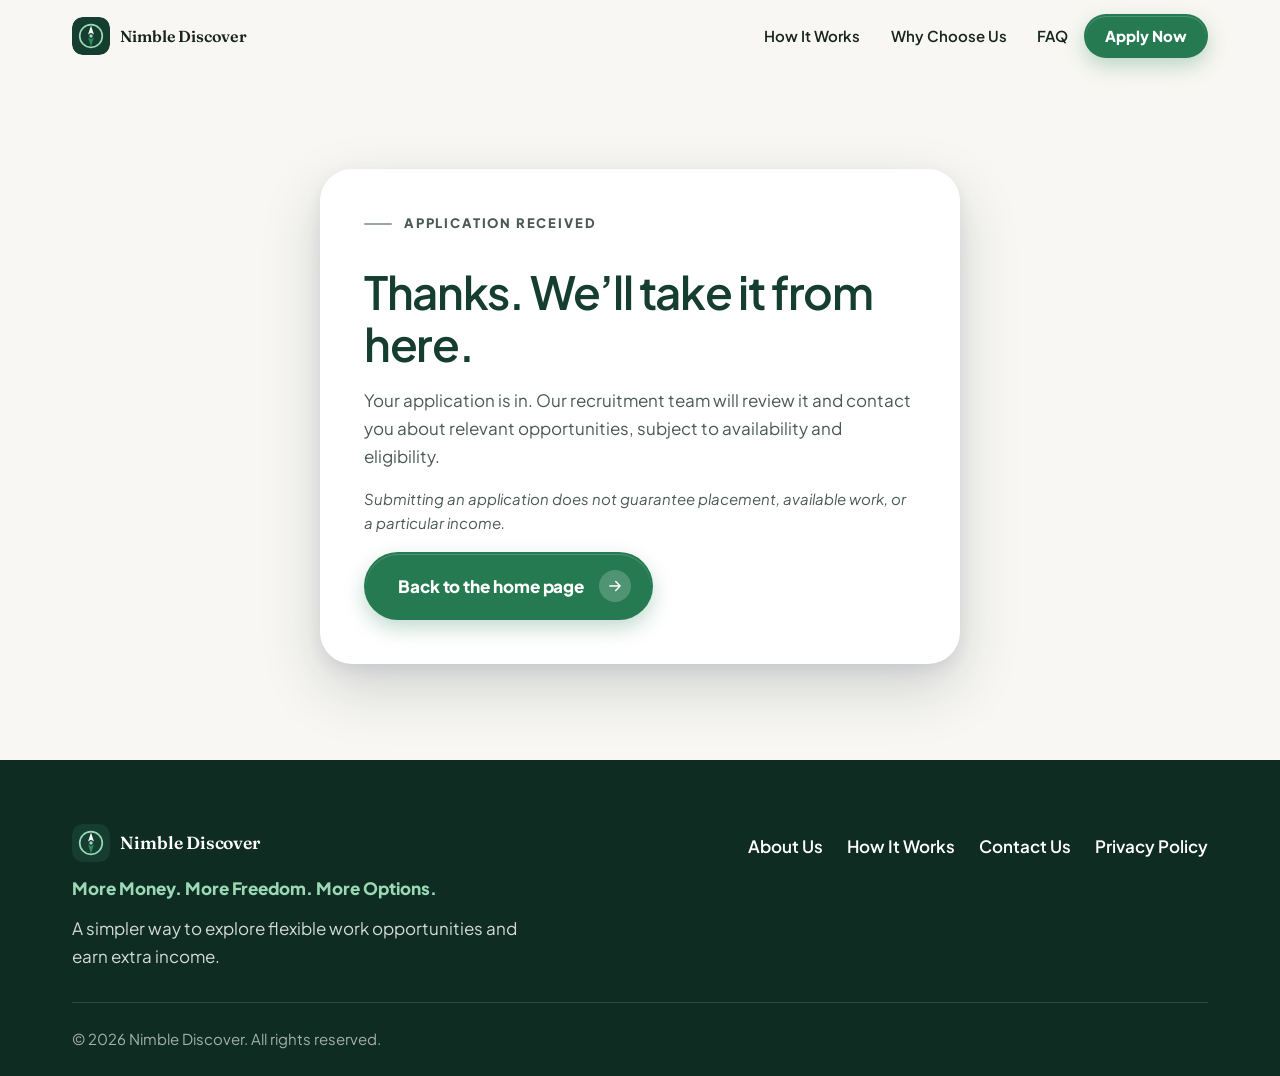
<file: thank-you/index.html>
<!DOCTYPE html>
<html lang="en-US">
<head>
  <meta charset="utf-8">
  <meta name="viewport" content="width=device-width, initial-scale=1">
  <title>Thank You | Nimble Discover</title>
  <meta name="description" content="Your application was received. Our recruitment team will review it and contact you about relevant opportunities.">
  <meta name="robots" content="noindex">
  <meta name="theme-color" content="#153D30">
  <link rel="canonical" href="https://nimblediscover.com/thank-you/">
  <link rel="icon" href="../assets/images/logo-mark.svg" type="image/svg+xml">
  <link rel="preconnect" href="https://fonts.googleapis.com">
  <link rel="preconnect" href="https://fonts.gstatic.com" crossorigin>
  <link rel="stylesheet" href="https://fonts.googleapis.com/css2?family=Fraunces:ital,opsz,wght@0,9..144,500;0,9..144,600;1,9..144,500;1,9..144,600&amp;family=Plus+Jakarta+Sans:wght@400;500;600;700;800&amp;display=swap">
  <link rel="stylesheet" href="../m-style.css">
  <script>document.documentElement.className += ' js';</script>
</head>
<body>
  <a class="skip-link" href="#main">Skip to main content</a>

  <svg class="sprite" xmlns="http://www.w3.org/2000/svg" aria-hidden="true" focusable="false">
    <symbol id="i-arrow-right" viewBox="0 0 24 24"><path d="M5 12h14M13 6l6 6-6 6"/></symbol>
    <symbol id="i-arrow-up" viewBox="0 0 24 24"><path d="M12 19V5M6 11l6-6 6 6"/></symbol>
    <symbol id="i-menu" viewBox="0 0 24 24"><path d="M4 7h16M4 12h16M4 17h16"/></symbol>
    <symbol id="i-close" viewBox="0 0 24 24"><path d="M6 6l12 12M18 6 6 18"/></symbol>
  </svg>

  <header class="site-header" id="top">
    <div class="container header__inner">
      <a class="brand" href="../" aria-label="Nimble Discover, back to the home page">
        <img class="brand__mark" src="../assets/images/logo-mark.svg" width="38" height="38" alt="">
        <span class="brand__name">Nimble Discover</span>
      </a>

      <nav class="nav" id="site-nav" aria-label="Primary">
        <ul class="nav__list">
          <li><a href="../#how-it-works">How It Works</a></li>
          <li><a href="../#why-choose-us">Why Choose Us</a></li>
          <li><a href="../#faq">FAQ</a></li>
        </ul>
      </nav>

      <a class="btn btn--primary btn--sm header__apply" href="../#apply">Apply Now</a>

      <button class="menu-toggle" type="button" aria-expanded="false" aria-controls="site-nav" aria-label="Open menu">
        <svg class="icon icon--open" aria-hidden="true"><use href="#i-menu"/></svg>
        <svg class="icon icon--close" aria-hidden="true"><use href="#i-close"/></svg>
      </button>
    </div>
  </header>

  <main class="thanks" id="main">
    <div class="container">
      <div class="thanks__card">
        <p class="eyebrow">Application received</p>
        <h1>Thanks. We’ll take it from here.</h1>
        <p>Your application is in. Our recruitment team will review it and contact you about relevant opportunities, subject to availability and eligibility.</p>
        <p class="thanks__note">Submitting an application does not guarantee placement, available work, or a particular income.</p>
        <a class="btn btn--primary btn--lg" href="../">
          Back to the home page
          <svg class="icon" aria-hidden="true"><use href="#i-arrow-right"/></svg>
        </a>
      </div>
    </div>
  </main>

  <footer class="site-footer">
    <div class="container">
      <div class="footer__top">
        <div class="footer__brand">
          <a class="brand brand--footer" href="../" aria-label="Nimble Discover, back to the home page">
            <img class="brand__mark" src="../assets/images/logo-mark.svg" width="38" height="38" alt="">
            <span class="brand__name">Nimble Discover</span>
          </a>
          <p class="footer__tagline">More Money. More Freedom. More Options.</p>
          <p class="footer__desc">A simpler way to explore flexible work opportunities and earn extra income.</p>
        </div>

        <nav class="footer__nav" aria-label="Footer">
          <ul>
            <li><a href="../#why-choose-us">About Us</a></li>
            <li><a href="../#how-it-works">How It Works</a></li>
            <li><a href="../#apply">Contact Us</a></li>
            <li><a href="../privacy-policy/">Privacy Policy</a></li>
          </ul>
        </nav>
      </div>

      <p class="footer__copy">&copy; 2026 Nimble Discover. All rights reserved.</p>
    </div>
  </footer>

  <button class="to-top" type="button" aria-label="Back to top" hidden>
    <svg class="icon" aria-hidden="true"><use href="#i-arrow-up"/></svg>
  </button>

  <script src="../m-script.js" defer></script>
</body>
</html>
</file>
<file: m-style.css>
/* ==========================================================================
   Landing page styles
   --------------------------------------------------------------------------
   1.  Design tokens (CSS variables)
   2.  Reset and base
   3.  Layout helpers and typography
   4.  Buttons
   5.  Header and navigation
   6.  Hero
   7.  Lifestyle
   8.  Earnings and calculator
   9.  Why choose us
   10. Payment and transparency
   11. How it works
   12. Success stories
   13. FAQ
   14. Application form
   15. Footer, back to top, privacy page
   16. Reveal animation and reduced motion
   ========================================================================== */

/* ---------- 1. Design tokens ---------- */
:root {
  /* Brand colors */
  --c-forest: #153D30;
  --c-forest-deep: #0F2C22;
  --c-navy: #14253B;
  --c-offwhite: #F8F7F3;
  --c-sage: #E7F0E9;
  --c-sage-deep: #CFE0D3;
  --c-accent: #2F8B60;
  --c-accent-strong: #257A52;   /* AA contrast with white text */
  --c-accent-ink: #1F6B47;      /* accent for small text on light backgrounds */
  --c-mint: #9AD8B6;            /* accent for use on dark backgrounds */
  --c-white: #FFFFFF;
  --c-text: #18251F;
  --c-text-soft: #4B5B53;
  --c-line: rgba(21, 61, 48, 0.12);
  --c-amber-bg: #FFF5DB;
  --c-amber-ink: #6B4E00;
  --c-error: #B3261E;

  /* Typography */
  --font-sans: "Plus Jakarta Sans", "Manrope", system-ui, -apple-system, "Segoe UI", Roboto, Helvetica, Arial, sans-serif;
  /* Headings use a warm serif (Fraunces); body, buttons and labels stay in Plus Jakarta Sans */
  --font-display: "Fraunces", "Iowan Old Style", "Palatino Linotype", Georgia, serif;
  --fs-xs: 0.8125rem;
  --fs-sm: 0.9375rem;
  --fs-base: 1.0625rem;
  --fs-lg: 1.1875rem;
  --fs-h3: clamp(1.25rem, 1rem + 0.9vw, 1.6rem);
  --fs-h2: clamp(1.75rem, 1.15rem + 2vw, 2.65rem);
  --fs-h1: clamp(2.05rem, 1.2rem + 3.3vw, 3.5rem);

  /* Spacing */
  --sp-1: 0.25rem;
  --sp-2: 0.5rem;
  --sp-3: 0.75rem;
  --sp-4: 1rem;
  --sp-5: 1.5rem;
  --sp-6: 2rem;
  --sp-7: 3rem;
  --sp-8: 4rem;
  --section-pad: clamp(4rem, 8.5vw, 7.5rem);

  /* Radii */
  --r-sm: 10px;
  --r-md: 16px;
  --r-lg: 24px;
  --r-xl: 32px;
  --r-pill: 999px;

  /* Shadows */
  --shadow-sm: 0 1px 2px rgba(21, 61, 48, 0.06), 0 2px 8px rgba(21, 61, 48, 0.05);
  --shadow-md: 0 8px 24px rgba(21, 61, 48, 0.09), 0 2px 6px rgba(21, 61, 48, 0.05);
  --shadow-lg: 0 24px 60px rgba(20, 37, 59, 0.18), 0 6px 16px rgba(20, 37, 59, 0.08);

  --header-h: 72px;
  --container: 1200px;
  --ease: cubic-bezier(0.22, 0.61, 0.36, 1);
}

/* ---------- 2. Reset and base ---------- */
*, *::before, *::after { box-sizing: border-box; }

html {
  -webkit-text-size-adjust: 100%;
  scroll-behavior: smooth;
  scroll-padding-top: var(--header-h);
}

body {
  margin: 0;
  font-family: var(--font-sans);
  font-size: var(--fs-base);
  line-height: 1.6;
  color: var(--c-text);
  background: var(--c-offwhite);
  overflow-x: clip;
  -webkit-font-smoothing: antialiased;
  text-rendering: optimizeLegibility;
}

img, svg { display: block; max-width: 100%; }
img { height: auto; }
h1, h2, h3, h4, p, ul, ol, dl, dd, figure { margin: 0; }
ul, ol { padding: 0; list-style: none; }
a { color: inherit; }
button, input { font: inherit; color: inherit; }
button { cursor: pointer; }

:focus-visible {
  outline: 3px solid var(--c-accent);
  outline-offset: 3px;
  border-radius: 4px;
}

.sprite { position: absolute; width: 0; height: 0; overflow: hidden; }

.icon {
  width: 1.25em;
  height: 1.25em;
  flex: none;
  fill: none;
  stroke: currentColor;
  stroke-width: 2;
  stroke-linecap: round;
  stroke-linejoin: round;
}

.skip-link {
  position: absolute;
  left: var(--sp-4);
  top: -100px;
  z-index: 300;
  padding: var(--sp-3) var(--sp-4);
  background: var(--c-forest);
  color: var(--c-white);
  border-radius: var(--r-sm);
  font-weight: 700;
  text-decoration: none;
}
.skip-link:focus { top: var(--sp-3); }

/* ---------- 3. Layout helpers and typography ---------- */
.container {
  width: 100%;
  max-width: var(--container);
  margin-inline: auto;
  padding-inline: clamp(1.25rem, 4vw, 2rem);
}

.section { padding-block: var(--section-pad); position: relative; }
.section--offwhite { background: var(--c-offwhite); }
.section--white { background: var(--c-white); }
.section--sage { background: var(--c-sage); }
.section--forest { background: var(--c-forest); color: var(--c-white); }
.section--navy { background: var(--c-navy); color: var(--c-white); }

.h2 {
  font-size: var(--fs-h2);
  line-height: 1.14;
  letter-spacing: -0.015em;
  font-weight: 600;
  text-wrap: balance;
}
.h3 {
  font-size: var(--fs-h3);
  line-height: 1.22;
  letter-spacing: -0.01em;
  font-weight: 600;
  text-wrap: balance;
}

.eyebrow {
  display: flex;
  align-items: center;
  gap: 0.75rem;
  font-size: var(--fs-xs);
  font-weight: 800;
  letter-spacing: 0.14em;
  text-transform: uppercase;
  color: var(--c-accent-ink);
  margin-bottom: var(--sp-4);
}
/* Small ornamental rule before every eyebrow */
.eyebrow::before {
  content: "";
  flex: none;
  width: 1.75rem;
  height: 2px;
  border-radius: 2px;
  background: currentColor;
  opacity: 0.55;
}
.section-head--center .eyebrow { justify-content: center; }
.section-head--center .eyebrow::after {
  content: "";
  flex: none;
  width: 1.75rem;
  height: 2px;
  border-radius: 2px;
  background: currentColor;
  opacity: 0.55;
}
.section--forest .eyebrow,
.section--navy .eyebrow,
.section-head--light .eyebrow { color: var(--c-mint); }
/* Keep eyebrows green inside section heads (their paragraph color rule is more specific) */
.section-head .eyebrow { color: var(--c-accent-ink); }
.section-head--light .eyebrow { color: var(--c-mint); }

.section-head { max-width: 52rem; margin-bottom: clamp(2rem, 4vw, 3.25rem); }
.section-head > * + * { margin-top: var(--sp-4); }
.section-head > .eyebrow { margin-bottom: var(--sp-4); }
.section-head > .eyebrow + .h2 { margin-top: 0; }
.section-head p { color: var(--c-text-soft); }
.section-head__lead { font-size: var(--fs-lg); font-weight: 600; color: var(--c-text) !important; }
.section-head--light p { color: rgba(255, 255, 255, 0.82); }
.section-head--light .section-head__lead { color: var(--c-white) !important; }
.section-head--center { text-align: center; margin-inline: auto; }

.split-head {
  display: grid;
  grid-template-columns: minmax(0, 1fr) minmax(0, 1fr);
  gap: clamp(1.5rem, 5vw, 4.5rem);
  align-items: end;
  margin-bottom: clamp(2.5rem, 5vw, 4rem);
}
.split-head__text { display: grid; gap: var(--sp-3); color: var(--c-text-soft); }
.split-head--light .split-head__text { color: rgba(255, 255, 255, 0.82); }
.why .split-head { grid-template-columns: minmax(0, 1.55fr) minmax(0, 0.7fr); }
.split-head__text .lead-strong { font-size: var(--fs-lg); font-weight: 700; color: var(--c-text); }
.split-head__text strong { color: var(--c-accent-ink); }

.disclaimer {
  font-size: var(--fs-xs);
  line-height: 1.55;
  font-style: italic;
  color: var(--c-text-soft);
}
.disclaimer--center { text-align: center; max-width: 46rem; margin: var(--sp-5) auto clamp(2.5rem, 5vw, 4rem); }

/* Centered closing message used at the end of most sections */
.closing {
  display: grid;
  justify-items: center;
  gap: var(--sp-4);
  text-align: center;
  margin-top: clamp(2.5rem, 5vw, 4.5rem);
}
.closing p { color: var(--c-text-soft); max-width: 36rem; }
#payment .closing p { max-width: 40rem; }
.closing__title { max-width: 34rem; }

.placeholder-text { color: var(--c-amber-ink); background: var(--c-amber-bg); padding: var(--sp-3) var(--sp-4); border-radius: var(--r-sm); }

/* ---------- 4. Buttons ---------- */
.btn {
  display: inline-flex;
  align-items: center;
  justify-content: center;
  gap: var(--sp-3);
  min-height: 48px;
  padding: 0.8rem 1.6rem;
  border: 2px solid transparent;
  border-radius: var(--r-pill);
  font-weight: 800;
  font-size: var(--fs-base);
  line-height: 1.2;
  text-align: center;
  text-decoration: none;
  letter-spacing: -0.005em;
  transition: transform 0.2s var(--ease), box-shadow 0.2s var(--ease), background-color 0.2s, color 0.2s;
}
.btn .icon { transition: transform 0.2s var(--ease); }
.btn:hover .icon { transform: translateX(3px); }

.btn--primary {
  background: var(--c-accent-strong);
  color: var(--c-white);
  box-shadow: 0 6px 18px rgba(37, 122, 82, 0.32);
}
.btn--primary:hover { background: #1E6843; transform: translateY(-2px); box-shadow: 0 10px 24px rgba(37, 122, 82, 0.38); }
.btn--primary:active { transform: translateY(0); }

.btn--light { background: var(--c-white); color: var(--c-forest); }
.btn--light:hover { background: var(--c-sage); transform: translateY(-2px); }

.btn--lg { min-height: 58px; padding: 1rem 2rem; font-size: 1.0625rem; }
.btn--sm { min-height: 44px; padding: 0.55rem 1.2rem; font-size: var(--fs-sm); }
.btn--block { width: 100%; }

/* ---------- 5. Header and navigation ---------- */
.site-header {
  position: sticky;
  top: 0;
  z-index: 100;
  background: rgba(248, 247, 243, 0.9);
  -webkit-backdrop-filter: saturate(1.4) blur(12px);
  backdrop-filter: saturate(1.4) blur(12px);
  border-bottom: 1px solid transparent;
  transition: border-color 0.25s, box-shadow 0.25s;
}
.site-header.is-scrolled { border-bottom-color: var(--c-line); box-shadow: var(--shadow-sm); }

.header__inner {
  display: flex;
  align-items: center;
  gap: var(--sp-4);
  min-height: var(--header-h);
}

.brand {
  display: inline-flex;
  align-items: center;
  gap: 0.65rem;
  min-width: 0;
  text-decoration: none;
  font-weight: 800;
  letter-spacing: -0.02em;
  margin-right: auto;
}
.brand__mark { border-radius: 11px; flex: none; }
.brand__name { font-size: 0.95rem; line-height: 1.15; white-space: nowrap; }

.nav__list { display: flex; align-items: center; gap: clamp(1rem, 2.4vw, 2rem); }
.nav__list a {
  position: relative;
  display: inline-block;
  padding-block: var(--sp-2);
  font-weight: 600;
  font-size: var(--fs-sm);
  text-decoration: none;
  color: var(--c-text);
}
.nav__list a::after {
  content: "";
  position: absolute;
  left: 0; right: 0; bottom: 2px;
  height: 2px;
  background: var(--c-accent);
  transform: scaleX(0);
  transform-origin: left;
  transition: transform 0.25s var(--ease);
}
.nav__list a:hover::after { transform: scaleX(1); }

.menu-toggle {
  display: none;
  align-items: center;
  justify-content: center;
  width: 46px;
  height: 46px;
  padding: 0;
  background: transparent;
  border: 1.5px solid var(--c-line);
  border-radius: var(--r-pill);
  font-size: 1.1rem;
}
.menu-toggle .icon--close { display: none; }
.menu-toggle[aria-expanded="true"] .icon--open { display: none; }
.menu-toggle[aria-expanded="true"] .icon--close { display: block; }

/* ---------- 6. Hero ---------- */
.hero {
  position: relative;
  overflow: hidden;
  background: var(--c-offwhite);
  padding-block: clamp(2rem, 4.5vw, 4.5rem) clamp(5rem, 9vw, 8rem);
}

.hero__grid {
  display: grid;
  grid-template-columns: minmax(0, 1.08fr) minmax(0, 0.92fr);
  gap: clamp(2rem, 5vw, 5rem);
  align-items: center;
}

.hero__copy { display: grid; gap: var(--sp-5); justify-items: start; }

.hero__tags {
  display: flex;
  flex-wrap: wrap;
  gap: 0.35rem 0;
  font-size: var(--fs-xs);
  font-weight: 800;
  letter-spacing: 0.12em;
  text-transform: uppercase;
  color: var(--c-accent-ink);
}
.hero__tags span + span::before {
  content: "|";
  margin-inline: 0.7em;
  color: var(--c-sage-deep);
  font-weight: 400;
}

.hero__title {
  font-size: var(--fs-h1);
  line-height: 1.08;
  letter-spacing: -0.02em;
  font-weight: 600;
  color: var(--c-forest);
  text-wrap: balance;
}
.hero__title em { font-style: italic; font-weight: 500; color: var(--c-accent-strong); }

.hero__goal {
  font-size: clamp(1.1rem, 0.95rem + 0.9vw, 1.55rem);
  line-height: 1.3;
  letter-spacing: -0.005em;
  font-weight: 500;
  max-width: 32rem;
  color: var(--c-text);
}
.hl {
  font-style: italic;
  font-weight: 600;
  color: var(--c-accent-ink);
  background: linear-gradient(transparent 68%, rgba(47, 139, 96, 0.2) 0);
  padding-inline: 0.1em;
  -webkit-box-decoration-break: clone;
  box-decoration-break: clone;
}

.hero__lede { display: grid; gap: var(--sp-3); max-width: 34rem; color: var(--c-text-soft); }
.hero__lede .hero__strong { font-weight: 700; color: var(--c-text); font-size: var(--fs-lg); line-height: 1.4; margin-top: var(--sp-2); }
.hero__lede .hero__tagline { font-weight: 800; color: var(--c-forest); letter-spacing: -0.01em; margin-top: var(--sp-2); }

.hero__benefits {
  display: flex;
  flex-wrap: wrap;
  gap: var(--sp-3) var(--sp-5);
  padding-top: var(--sp-5);
  border-top: 1px solid var(--c-line);
  width: 100%;
  max-width: 40rem;
  font-weight: 700;
  font-size: var(--fs-sm);
}
.hero__benefits li { display: inline-flex; align-items: center; gap: 0.55rem; }
.hero__benefits .icon {
  width: 1.65rem; height: 1.65rem; padding: 0.3rem;
  background: var(--c-sage);
  color: var(--c-accent-ink);
  border-radius: 50%;
  stroke-width: 3;
}

.hero__disclaimer { max-width: 40rem; }

.hero__media { position: relative; margin-bottom: 2.75rem; }
.hero__media::before {
  content: "";
  position: absolute;
  inset: 7% -5% -6% 9%;
  background: var(--c-sage);
  border-radius: var(--r-xl);
}
.hero__photo {
  position: relative;
  width: 100%;
  aspect-ratio: 5 / 6;
  object-fit: cover;
  object-position: 36% 50%;
  border-radius: var(--r-xl);
  box-shadow: var(--shadow-lg);
}
.hero__float {
  position: absolute;
  left: clamp(-1.5rem, -2vw, -0.5rem);
  bottom: clamp(1.25rem, 4vw, 2.5rem);
  display: grid;
  gap: 0.15rem;
  padding: 0.9rem 1.25rem;
  background: var(--c-white);
  border-radius: var(--r-md);
  box-shadow: var(--shadow-md);
  font-size: var(--fs-sm);
}
.hero__float-label { font-size: 0.7rem; font-weight: 800; letter-spacing: 0.12em; text-transform: uppercase; color: var(--c-accent-ink); }
.hero__float-main strong { font-size: 1.25rem; letter-spacing: -0.02em; color: var(--c-forest); }

/* ---------- 7. Lifestyle ---------- */
.life__subhead { margin-bottom: var(--sp-5); color: var(--c-forest); }

.life-grid {
  display: grid;
  grid-template-columns: repeat(4, minmax(0, 1fr));
  gap: var(--sp-5);
  align-items: start;
  padding-bottom: 2.5rem;
}
.life-card {
  position: relative;
  display: flex;
  align-items: flex-end;
  aspect-ratio: 3 / 4.5;
  overflow: hidden;
  isolation: isolate;
  border-radius: var(--r-lg);
  color: var(--c-white);
  box-shadow: var(--shadow-md);
  transition: transform 0.35s var(--ease), box-shadow 0.35s var(--ease);
}
.life-card:nth-child(even) { transform: translateY(2.5rem); }
.life-card img {
  position: absolute; inset: 0; z-index: -2;
  width: 100%; height: 100%;
  object-fit: cover;
  transition: transform 0.7s var(--ease);
}
.life-card:nth-child(1) img { object-position: 22% 50%; }
.life-card:nth-child(2) img { object-position: 45% 50%; }
.life-card:nth-child(3) img { object-position: 38% 50%; }
.life-card:nth-child(4) img { object-position: 48% 50%; }
.life-card::after {
  content: "";
  position: absolute; inset: 0; z-index: -1;
  background: linear-gradient(to top, rgba(15, 44, 34, 0.94) 0%, rgba(15, 44, 34, 0.78) 38%, rgba(15, 44, 34, 0) 72%);
}
.life-card:hover img { transform: scale(1.06); }
.life-card:hover { box-shadow: var(--shadow-lg); }
.life-card__body { padding: var(--sp-5); display: grid; gap: var(--sp-2); }
.life-card__num {
  justify-self: start;
  padding: 0.15rem 0.7rem;
  background: rgba(255, 255, 255, 0.18);
  border: 1px solid rgba(255, 255, 255, 0.35);
  border-radius: var(--r-pill);
  font-size: var(--fs-xs); font-weight: 800; letter-spacing: 0.08em;
  -webkit-backdrop-filter: blur(6px);
  backdrop-filter: blur(6px);
}
.life-card h3 { font-size: 1.3rem; line-height: 1.2; letter-spacing: -0.02em; font-weight: 800; }
.life-card p { font-size: var(--fs-sm); line-height: 1.5; color: rgba(255, 255, 255, 0.88); }

/* ---------- 8. Earnings and calculator ---------- */
.tiers__title { text-align: center; margin-bottom: var(--sp-6); color: var(--c-forest); }

.tiers {
  display: grid;
  grid-template-columns: repeat(3, minmax(0, 1fr));
  gap: var(--sp-5);
  align-items: stretch;
}
.tier {
  position: relative;
  display: flex;
  flex-direction: column;
  gap: var(--sp-3);
  padding: clamp(1.5rem, 3vw, 2.25rem);
  background: var(--c-offwhite);
  border: 1px solid var(--c-line);
  border-radius: var(--r-lg);
  transition: transform 0.3s var(--ease), box-shadow 0.3s var(--ease);
}
.tier:hover { transform: translateY(-4px); box-shadow: var(--shadow-md); }
.tier__label { font-size: var(--fs-xs); font-weight: 800; letter-spacing: 0.14em; text-transform: uppercase; color: var(--c-accent-ink); }
.tier__amount {
  font-size: clamp(1.4rem, 0.5rem + 1.7vw, 2rem);
  line-height: 1.15;
  letter-spacing: -0.03em;
  font-weight: 800;
  color: var(--c-forest);
}
.tier__amount span { font-size: 0.55em; font-weight: 600; letter-spacing: 0; color: var(--c-text-soft); margin-inline: 0.1em; }
.tier__amount small { display: block; font-size: 0.5em; font-weight: 700; letter-spacing: 0; color: var(--c-text-soft); margin-top: 0.15em; }
.tier__text { color: var(--c-text-soft); }

.tier--featured {
  background: var(--c-forest);
  border-color: var(--c-forest);
  color: var(--c-white);
  transform: translateY(-14px);
  box-shadow: var(--shadow-lg);
}
.tier--featured:hover { transform: translateY(-18px); }
.tier--featured .tier__label { color: var(--c-mint); }
.tier--featured .tier__amount { color: var(--c-white); }
.tier--featured .tier__amount span, .tier--featured .tier__amount small { color: rgba(255, 255, 255, 0.72); }
.tier--featured .tier__text { color: rgba(255, 255, 255, 0.86); }
.tier__badge {
  align-self: flex-start;
  padding: 0.25rem 0.8rem;
  background: var(--c-mint);
  color: var(--c-forest);
  border-radius: var(--r-pill);
  font-size: 0.72rem; font-weight: 800; letter-spacing: 0.08em; text-transform: uppercase;
}

/* Calculator */
.calc {
  background: var(--c-sage);
  border-radius: var(--r-xl);
  padding: clamp(1.5rem, 4vw, 3.25rem);
  border: 1px solid var(--c-sage-deep);
}
.calc__head { display: grid; gap: var(--sp-3); max-width: 44rem; margin-bottom: clamp(1.5rem, 3vw, 2.5rem); color: var(--c-text-soft); }
.calc__head .h3 { color: var(--c-forest); }
.calc__head .eyebrow { margin-bottom: 0; }

.calc__body {
  display: grid;
  grid-template-columns: minmax(0, 1.15fr) minmax(0, 0.85fr);
  gap: var(--sp-5);
}
.calc__controls {
  display: grid;
  gap: var(--sp-6);
  padding: clamp(1.25rem, 3vw, 2.25rem);
  background: var(--c-white);
  border-radius: var(--r-lg);
  box-shadow: var(--shadow-sm);
  align-content: center;
}

.range-field__head { display: flex; align-items: baseline; justify-content: space-between; gap: var(--sp-4); margin-bottom: var(--sp-2); }
.range-field__head label { font-weight: 700; }
.range-field__head output {
  font-size: 1.5rem; font-weight: 800; letter-spacing: -0.02em; color: var(--c-accent-ink);
  font-variant-numeric: tabular-nums;
  white-space: nowrap;
}
.range-field__scale { display: flex; justify-content: space-between; font-size: var(--fs-xs); font-weight: 700; color: var(--c-text-soft); }

.range {
  --fill: 50%;
  -webkit-appearance: none;
  appearance: none;
  display: block;
  width: 100%;
  height: 44px;
  margin: 0;
  background: transparent;
  cursor: pointer;
  touch-action: pan-y;
}
.range::-webkit-slider-runnable-track {
  height: 10px;
  border-radius: var(--r-pill);
  background: linear-gradient(to right, var(--c-accent) var(--fill), var(--c-sage-deep) var(--fill));
}
.range::-moz-range-track {
  height: 10px;
  border-radius: var(--r-pill);
  background: linear-gradient(to right, var(--c-accent) var(--fill), var(--c-sage-deep) var(--fill));
}
.range::-webkit-slider-thumb {
  -webkit-appearance: none;
  appearance: none;
  width: 32px; height: 32px;
  margin-top: -11px;
  background: var(--c-white);
  border: 5px solid var(--c-accent-strong);
  border-radius: 50%;
  box-shadow: 0 2px 8px rgba(21, 61, 48, 0.3);
  transition: transform 0.15s var(--ease);
}
.range::-moz-range-thumb {
  width: 22px; height: 22px;
  background: var(--c-white);
  border: 5px solid var(--c-accent-strong);
  border-radius: 50%;
  box-shadow: 0 2px 8px rgba(21, 61, 48, 0.3);
}
.range:hover::-webkit-slider-thumb, .range:active::-webkit-slider-thumb { transform: scale(1.1); }
.range:focus-visible { outline: none; }
.range:focus-visible::-webkit-slider-thumb { outline: 3px solid var(--c-forest); outline-offset: 3px; }
.range:focus-visible::-moz-range-thumb { outline: 3px solid var(--c-forest); outline-offset: 3px; }

.calc__results { display: grid; gap: var(--sp-4); }
.result {
  display: flex; flex-direction: column; justify-content: center; gap: var(--sp-1);
  padding: clamp(1.25rem, 3vw, 1.75rem);
  background: var(--c-white);
  border-radius: var(--r-lg);
  box-shadow: var(--shadow-sm);
}
.result__label { font-size: var(--fs-xs); font-weight: 800; letter-spacing: 0.1em; text-transform: uppercase; color: var(--c-text-soft); }
.result__value {
  font-size: clamp(2rem, 1.4rem + 2.2vw, 3rem);
  font-weight: 800; line-height: 1.05; letter-spacing: -0.035em;
  font-variant-numeric: tabular-nums;
  color: var(--c-forest);
}
.result--main { background: var(--c-forest); }
.result--main .result__label { color: var(--c-mint); }
.result--main .result__value { color: var(--c-white); font-size: clamp(2.5rem, 1.5rem + 3.4vw, 4rem); }
.result__value.is-bump { animation: bump 0.3s var(--ease); }
@keyframes bump { 50% { transform: scale(1.04); } }

.calc__foot {
  margin-top: var(--sp-5);
  padding-top: var(--sp-5);
  border-top: 1px solid var(--c-sage-deep);
}

/* ---------- 9. Why choose us ---------- */
/* Three points, same size, one row. */
.why-points {
  display: grid;
  grid-template-columns: repeat(3, minmax(0, 1fr));
  gap: clamp(2rem, 4vw, 3.25rem) clamp(1.5rem, 4vw, 3.5rem);
}
.why-points__item {
  display: grid;
  align-content: start;
  gap: var(--sp-3);
  min-width: 0;
  padding: clamp(1.25rem, 2vw, 1.65rem);
  background: rgba(255, 255, 255, 0.06);
  border: 1px solid rgba(154, 216, 182, 0.28);
  border-radius: var(--r-lg);
}
.why-points__num {
  font-family: var(--font-display);
  font-size: clamp(1.45rem, 1.1rem + 0.8vw, 1.85rem);
  font-style: italic;
  font-weight: 500;
  line-height: 1;
  letter-spacing: -0.03em;
  color: var(--c-mint);
}
.why-points__copy { display: grid; gap: var(--sp-3); }
.why-points__item h3 {
  font-family: var(--font-display);
  font-size: clamp(1.2rem, 1rem + 0.55vw, 1.4rem);
  font-weight: 600;
  line-height: 1.25;
  letter-spacing: -0.01em;
  color: var(--c-white);
}
.why-points__item p { font-size: var(--fs-sm); color: rgba(255, 255, 255, 0.78); }
.why-points__strong { font-weight: 700; color: var(--c-mint) !important; }

.banner {
  position: relative;
  display: flex;
  align-items: center;
  min-height: clamp(320px, 38vw, 440px);
  margin-top: clamp(2.5rem, 5vw, 4.5rem);
  border-radius: var(--r-xl);
  overflow: hidden;
  isolation: isolate;
}
.banner img {
  position: absolute; inset: 0; z-index: -2;
  width: 100%; height: 100%;
  object-fit: cover;
  object-position: 62% 42%;
}
.banner::after {
  content: "";
  position: absolute; inset: 0; z-index: -1;
  background: linear-gradient(95deg, rgba(15, 44, 34, 0.78) 0%, rgba(21, 61, 48, 0.34) 42%, rgba(21, 61, 48, 0.06) 74%);
}
.banner__content {
  display: grid;
  gap: var(--sp-5);
  justify-items: start;
  max-width: 34rem;
  padding: clamp(1.75rem, 5vw, 4rem);
}
.banner .h3 { font-size: clamp(1.7rem, 1.2rem + 2vw, 2.6rem); line-height: 1.12; }

/* ---------- 10. Payment and transparency ---------- */
.pay-layout {
  display: grid;
  grid-template-columns: minmax(0, 1.25fr) minmax(0, 0.75fr);
  gap: clamp(1.5rem, 3vw, 2.5rem);
  align-items: start;
}
.pay-features { display: grid; grid-template-columns: repeat(2, minmax(0, 1fr)); gap: var(--sp-4); }

.pay-card {
  display: flex; flex-direction: column; gap: var(--sp-2);
  padding: clamp(1.25rem, 2.5vw, 1.75rem);
  background: var(--c-white);
  border: 1px solid var(--c-line);
  border-radius: var(--r-lg);
  transition: transform 0.3s var(--ease), box-shadow 0.3s var(--ease);
}
.pay-card:hover { transform: translateY(-4px); box-shadow: var(--shadow-md); }
.pay-card__icon {
  display: grid; place-items: center;
  width: 2.75rem; height: 2.75rem; margin-bottom: var(--sp-2);
  background: var(--c-sage); color: var(--c-accent-ink);
  border-radius: var(--r-md);
}
.pay-card h3 { font-size: 1.2rem; line-height: 1.25; letter-spacing: -0.015em; font-weight: 800; color: var(--c-forest); }
.pay-card p { font-size: var(--fs-sm); color: var(--c-text-soft); }
.pay-card .pay-card__strong { margin-top: auto; padding-top: var(--sp-2); font-weight: 800; color: var(--c-accent-ink); }

/* Weekly pay gets stronger emphasis: full width, dark forest */
.pay-card--weekly {
  grid-column: 1 / -1;
  background: var(--c-forest);
  border-color: var(--c-forest);
  color: var(--c-white);
  box-shadow: var(--shadow-lg);
}
.pay-card--weekly:hover { transform: translateY(-4px); }
.pay-card--weekly h3 { color: var(--c-white); font-size: clamp(1.5rem, 1.2rem + 1vw, 2rem); }
.pay-card--weekly p { color: rgba(255, 255, 255, 0.86); max-width: 34rem; font-size: var(--fs-base); }
.pay-card--weekly .pay-card__strong { color: var(--c-mint); }
.pay-card--weekly .pay-card__icon { background: var(--c-mint); color: var(--c-forest); margin-bottom: 0; }
.pay-card__top { display: flex; align-items: center; justify-content: space-between; gap: var(--sp-3); flex-wrap: wrap; margin-bottom: var(--sp-2); }
.pay-card__badge {
  padding: 0.3rem 0.85rem;
  border: 1px solid rgba(154, 216, 182, 0.6);
  border-radius: var(--r-pill);
  font-size: 0.72rem; font-weight: 800; letter-spacing: 0.08em; text-transform: uppercase;
  color: var(--c-mint);
}
.pay-card__cycle { display: flex; gap: 0.5rem; margin-top: var(--sp-4); }
.pay-card__cycle span {
  display: grid; place-items: center;
  width: 2rem; height: 2rem;
  border: 2px solid rgba(154, 216, 182, 0.4);
  border-radius: 50%;
  font-size: 0.9rem;
}
.pay-card__cycle .is-last { background: var(--c-mint); border-color: var(--c-mint); color: var(--c-forest); }

/* Illustrative earnings example card */
.example { position: sticky; top: calc(var(--header-h) + var(--sp-5)); display: grid; gap: var(--sp-4); }
.example__title { font-size: 1.35rem; line-height: 1.25; letter-spacing: -0.02em; font-weight: 800; color: var(--c-forest); }
.example__card {
  position: relative;
  overflow: hidden;
  padding: clamp(1.5rem, 3vw, 2rem);
  background: var(--c-navy);
  color: var(--c-white);
  border-radius: var(--r-xl);
  box-shadow: var(--shadow-lg);
}
.example__card::before {
  content: "";
  position: absolute; right: -4rem; top: -4rem;
  width: 14rem; height: 14rem;
  border-radius: 50%;
  background: radial-gradient(circle, rgba(47, 139, 96, 0.35), transparent 70%);
}
.example__top { position: relative; display: flex; flex-wrap: wrap; align-items: center; justify-content: space-between; gap: var(--sp-2); margin-bottom: var(--sp-5); }
.example__eyebrow { font-size: var(--fs-xs); font-weight: 800; letter-spacing: 0.14em; text-transform: uppercase; color: var(--c-mint); }
.example__tag { padding: 0.2rem 0.7rem; background: rgba(255, 255, 255, 0.12); border-radius: var(--r-pill); font-size: 0.72rem; font-weight: 700; }
.example__rows { position: relative; display: grid; }
.example__rows div { display: flex; justify-content: space-between; gap: var(--sp-4); padding: 0.85rem 0; border-bottom: 1px dashed rgba(255, 255, 255, 0.22); }
.example__rows dt { color: rgba(255, 255, 255, 0.75); }
.example__rows dd { font-weight: 800; font-variant-numeric: tabular-nums; }
.example__total { position: relative; margin-top: var(--sp-5); }
.example__total-label { font-size: var(--fs-xs); font-weight: 800; letter-spacing: 0.1em; text-transform: uppercase; color: var(--c-mint); }
.example__total-value { font-size: clamp(3rem, 2rem + 3.5vw, 4.5rem); font-weight: 800; line-height: 1.05; letter-spacing: -0.04em; font-variant-numeric: tabular-nums; }
.example__note { position: relative; margin-top: var(--sp-4); font-size: var(--fs-xs); font-style: italic; line-height: 1.55; color: rgba(255, 255, 255, 0.7); }

/* Payment journey */
.journey {
  margin-top: clamp(2.5rem, 5vw, 4rem);
  padding: clamp(1.5rem, 3vw, 2.5rem);
  background: var(--c-sage);
  border-radius: var(--r-xl);
}
.journey__label { text-align: center; font-size: var(--fs-xs); font-weight: 800; letter-spacing: 0.14em; text-transform: uppercase; color: var(--c-accent-ink); margin-bottom: var(--sp-5); }
.journey__steps { display: grid; grid-template-columns: repeat(3, minmax(0, 1fr)); gap: var(--sp-4); position: relative; }
.journey__steps li { position: relative; display: grid; justify-items: center; gap: var(--sp-3); text-align: center; }
.journey__steps li:not(:last-child)::after {
  content: "";
  position: absolute; top: 1.8rem; left: calc(50% + 2.25rem); right: calc(-50% + 2.25rem);
  border-top: 3px dotted var(--c-accent);
}
.journey__node {
  display: grid; place-items: center;
  width: 3.6rem; height: 3.6rem;
  background: var(--c-white); color: var(--c-accent-ink);
  border: 3px solid var(--c-accent);
  border-radius: 50%;
  font-size: 1.2rem;
  box-shadow: var(--shadow-sm);
}
.journey__steps li:last-child .journey__node { background: var(--c-accent-strong); color: var(--c-white); }
.journey__title { font-weight: 800; font-size: 1.1rem; letter-spacing: -0.01em; color: var(--c-forest); }

/* ---------- 11. How it works ---------- */
.steps { display: grid; grid-template-columns: repeat(3, minmax(0, 1fr)); gap: var(--sp-5); counter-reset: none; }
.step {
  position: relative;
  display: flex; flex-direction: column; gap: var(--sp-3);
  padding: clamp(1.5rem, 3vw, 2.25rem);
  padding-top: clamp(3.5rem, 6vw, 4.5rem);
  background: var(--c-white);
  border-radius: var(--r-lg);
  box-shadow: var(--shadow-sm);
  overflow: hidden;
  transition: transform 0.3s var(--ease), box-shadow 0.3s var(--ease);
}
.step:hover { transform: translateY(-5px); box-shadow: var(--shadow-md); }
.step:nth-child(2) { margin-top: var(--sp-6); }
.step:nth-child(3) { margin-top: calc(var(--sp-6) * 2); }
.step__num {
  position: absolute; top: 0.4rem; right: 1.25rem;
  font-size: clamp(4.5rem, 3rem + 5vw, 7rem);
  font-weight: 800; line-height: 1; letter-spacing: -0.06em;
  color: var(--c-sage);
  user-select: none;
}
.step__kicker { position: relative; font-size: var(--fs-xs); font-weight: 800; letter-spacing: 0.14em; text-transform: uppercase; color: var(--c-accent-ink); }
.step h3 { position: relative; font-size: 1.5rem; line-height: 1.2; letter-spacing: -0.02em; font-weight: 800; color: var(--c-forest); }
.step p { position: relative; color: var(--c-text-soft); }
.step .step__strong { margin-top: auto; padding-top: var(--sp-3); font-weight: 800; color: var(--c-accent-ink); }
.step:last-child { background: var(--c-forest); }
.step:last-child h3 { color: var(--c-white); }
.step:last-child p { color: rgba(255, 255, 255, 0.84); }
.step:last-child .step__kicker, .step:last-child .step__strong { color: var(--c-mint); }
.step:last-child .step__num { color: rgba(255, 255, 255, 0.08); }

/* ---------- 12. Success stories ---------- */
.g-head { display: grid; gap: 1.75rem; margin-bottom: 2.25rem; }
.g-head .section-head { margin-bottom: 0; }
.g-score {
  display: flex; align-items: center; gap: 1.1rem;
  background: var(--c-white); border: 1px solid var(--c-line); border-radius: var(--r-lg);
  padding: 1.1rem 1.4rem; width: fit-content; box-shadow: var(--shadow-sm);
}
.g-score .big {
  font-family: var(--font-display); font-weight: 560; font-size: 3.1rem;
  letter-spacing: -0.03em; line-height: 1; color: var(--c-forest);
}
.g-score .stars, .g-stars { color: #E3A008; letter-spacing: 1.5px; line-height: 1; }
.g-score .stars { font-size: 1.05rem; }
.g-score .stars .o, .g-stars .o { color: #D5D9DD; }
.g-score small { display: block; margin-top: 0.2rem; font-size: 0.82rem; color: var(--c-text-soft); }

.filters { display: flex; flex-wrap: wrap; gap: 0.5rem; margin-bottom: 1.6rem; }
.chip {
  border: 1.5px solid var(--c-line); background: var(--c-white); border-radius: 12px;
  padding: 0.45rem 1rem; min-height: 44px; font: inherit; font-size: 0.9rem; font-weight: 700;
  color: var(--c-text-soft); cursor: pointer;
}
.chip:hover { border-color: var(--c-forest); color: var(--c-forest); }
.chip[aria-pressed="true"] { background: var(--c-forest); color: var(--c-white); border-color: var(--c-forest); }

.g-grid { column-count: 1; column-gap: 1.1rem; }
.gcard {
  break-inside: avoid; display: inline-block; width: 100%;
  background: var(--c-white); border: 1px solid var(--c-line); border-radius: var(--r-lg);
  padding: 1.25rem 1.25rem 1rem; margin: 0 0 1.1rem;
  box-shadow: var(--shadow-sm);
  transition: transform 0.3s var(--ease), box-shadow 0.3s var(--ease);
}
.gcard:hover { transform: translateY(-3px); box-shadow: var(--shadow-md); }
.gcard[hidden], .gcard.more:not(.show) { display: none; }
.g-top { display: flex; align-items: center; gap: 0.75rem; margin-bottom: 0.75rem; }
.g-av {
  width: 44px; height: 44px; border-radius: 50%; display: grid; place-items: center;
  color: #fff; font-weight: 700; font-size: 0.9rem; flex-shrink: 0;
}
.g-who { flex: 1; min-width: 0; }
.g-name { font-weight: 800; font-size: 0.98rem; line-height: 1.25; color: var(--c-text); }
.g-sub { font-size: 0.8rem; color: var(--c-text-soft); line-height: 1.35; }
.g-rate { display: flex; align-items: center; gap: 0.65rem; margin-bottom: 0.6rem; }
.g-stars { font-size: 0.95rem; }
.g-when { font-size: 0.82rem; color: var(--c-text-soft); }
.g-text { font-size: 0.98rem; line-height: 1.62; color: var(--c-text); }
.g-owner {
  margin-top: 0.9rem; background: var(--c-offwhite); border: 1px solid var(--c-line);
  border-radius: var(--r-md); padding: 0.75rem 0.9rem; font-size: 0.88rem; color: var(--c-text-soft); line-height: 1.55;
}
.g-owner b { display: block; color: var(--c-text); font-size: 0.85rem; margin-bottom: 0.15rem; }
.g-owner time { font-weight: 500; color: var(--c-text-soft); margin-left: 0.25rem; }
.g-foot { display: flex; align-items: center; gap: 0.4rem; margin-top: 0.9rem; font-size: 0.82rem; color: var(--c-text-soft); }
.g-foot svg { width: 16px; height: 16px; fill: none; stroke: currentColor; stroke-width: 1.8; stroke-linecap: round; stroke-linejoin: round; }
.more-wrap { text-align: center; margin-top: 0.4rem; }
.more-wrap .btn { background: var(--c-white); border-color: var(--c-line); box-shadow: var(--shadow-sm); }
.more-wrap .btn:hover { border-color: var(--c-forest); }
.g-note { text-align: center; max-width: 52rem; margin: 1rem auto 0; font-size: 0.85rem; color: var(--c-text-soft); }

#stories { padding-bottom: clamp(2rem, 4vw, 3.25rem); }
#faq { padding-top: clamp(2rem, 4vw, 3.25rem); }

.mid-cta {
  margin-top: 3.2rem; background: var(--c-forest); color: #fff; border-radius: var(--r-xl);
  padding: 2rem 1.6rem; display: grid; gap: 1.25rem; align-items: center; position: relative; overflow: hidden;
}
.mid-cta::after {
  content: ""; position: absolute; width: 260px; height: 260px; border-radius: 50%;
  right: -80px; top: -120px; background: var(--c-mint); opacity: 0.16;
}
.mid-cta h3 {
  position: relative; z-index: 1; color: #fff; font-family: var(--font-display); font-weight: 600;
  font-size: clamp(1.45rem, 1.1rem + 1.4vw, 2.1rem); line-height: 1.22; letter-spacing: -0.02em; max-width: 22ch;
}
.mid-cta p { position: relative; z-index: 1; margin-top: 1.15rem; color: rgba(255, 255, 255, 0.82); }
.mid-cta .btn { position: relative; z-index: 1; justify-self: start; }

.wa { margin-top: 1rem; border-radius: var(--r-md); overflow: hidden; font-family: -apple-system, BlinkMacSystemFont, "Segoe UI", Roboto, Arial, sans-serif; box-shadow: 0 6px 18px rgba(20, 37, 59, 0.12); }
.wa-body { padding: 10px 8px 8px; display: flex; flex-direction: column; gap: 2px; background-color: #EFEAE2; }
.wa-date { align-self: center; font-size: 11px; font-weight: 600; color: #667781; background: rgba(255, 255, 255, 0.78); padding: 3px 11px; border-radius: 8px; margin: 4px 0 6px; }
.wa-r, .wa-s { max-width: 86%; padding: 6px 9px 4px; font-size: 13.2px; line-height: 1.36; color: #111; box-shadow: 0 1px 0.5px rgba(0, 0, 0, 0.1); }
.wa-r { background: #fff; align-self: flex-start; border-radius: 4px 11px 11px 11px; }
.wa-s { background: #D9FDD3; align-self: flex-end; border-radius: 11px 4px 11px 11px; }
.wa-r.n, .wa-s.n { border-radius: 11px; }
.wa-m { float: right; display: inline-flex; align-items: flex-end; gap: 3px; margin: 5px 0 0 9px; }
.wa-t { font-size: 10.5px; color: #667781; line-height: 1; }
.tk { display: inline-block; width: 15px; height: 10px; max-width: none; color: #8D9599; fill: none; stroke: currentColor; stroke-width: 1.55; stroke-linecap: round; stroke-linejoin: round; vertical-align: baseline; }
.tk.b { color: #53BDEB; }
.wa.doodle .wa-body { background-image: url("data:image/svg+xml,%3Csvg width='80' height='80' viewBox='0 0 80 80' xmlns='http://www.w3.org/2000/svg'%3E%3Cg fill='%23c9c0b4' fill-opacity='0.2'%3E%3Cpath d='M20 20c4 0 7 3 7 7s-3 7-7 7-7-3-7-7 3-7 7-7zm40 0c4 0 7 3 7 7s-3 7-7 7-7-3-7-7 3-7 7-7zM8 48c2 0 4 2 4 4s-2 4-4 4-4-2-4-4 2-4 4-4zm32-8c3 0 5 2 5 5s-2 5-5 5-5-2-5-5 2-5 5-5zm28 16c2.5 0 4.5 2 4.5 4.5S70.5 65 68 65s-4.5-2-4.5-4.5S65.5 56 68 56z'/%3E%3C/g%3E%3C/svg%3E"); }
.wa.teal .wa-body { background-color: #CDEAE6; background-image: radial-gradient(rgba(21, 61, 48, 0.08) 1.2px, transparent 1.2px); background-size: 14px 14px; }
.wa.peach .wa-body { background-color: #F6DFCF; }
.wa.sand .wa-body { background-color: #EBE3CF; }
.wa.dark .wa-body { background-color: #0B141A; background-image: radial-gradient(rgba(255, 255, 255, 0.035) 1.4px, transparent 1.4px); background-size: 22px 22px; }
.wa.dark .wa-r { background: #1F2C34; color: #E9EDEF; box-shadow: none; }
.wa.dark .wa-s { background: #005C4B; color: #E9EDEF; box-shadow: none; }
.wa.dark .wa-t, .wa.dark .wa-date { color: #8696A0; }
.wa.dark .wa-date { background: #182229; }
.wa.dark .tk { color: #667781; }
.wa.dark .tk.b { color: #53BDEB; }

@media (min-width: 700px) { .g-grid { column-count: 2; } }
@media (min-width: 900px) { .g-head { grid-template-columns: 1fr auto; align-items: end; } }
@media (min-width: 1040px) { .g-grid { column-count: 3; } }
@media (min-width: 800px) {
  .mid-cta { grid-template-columns: 1fr auto; padding: 2.4rem 2.8rem; }
  .mid-cta .btn { justify-self: end; }
}

/* ---------- 13. FAQ ---------- */
.faq { display: grid; grid-template-columns: minmax(0, 0.8fr) minmax(0, 1.2fr); gap: clamp(2rem, 6vw, 5rem); align-items: start; }
.faq__head { position: sticky; top: calc(var(--header-h) + var(--sp-6)); }
.faq__list { display: grid; gap: var(--sp-3); }

.faq__item {
  background: var(--c-white);
  border: 1px solid var(--c-line);
  border-radius: var(--r-md);
  transition: box-shadow 0.25s, border-color 0.25s;
}
.faq__item:hover { box-shadow: var(--shadow-sm); }
.faq__item.is-open { border-color: var(--c-accent); box-shadow: var(--shadow-md); }
.faq__q { font-size: inherit; font-weight: inherit; }
.faq__btn {
  display: flex; align-items: center; justify-content: space-between; gap: var(--sp-4);
  width: 100%; min-height: 64px;
  padding: var(--sp-4) var(--sp-5);
  background: none; border: 0; border-radius: var(--r-md);
  text-align: left;
  font-size: 1.1rem; font-weight: 800; letter-spacing: -0.01em; line-height: 1.35;
  color: var(--c-forest);
}
.faq__btn .icon { color: var(--c-accent-ink); transition: transform 0.3s var(--ease); }
.faq__btn[aria-expanded="true"] .icon { transform: rotate(180deg); }

.faq__panel-inner { display: grid; gap: var(--sp-2); padding: 0 var(--sp-5) var(--sp-5); color: var(--c-text-soft); }

/* Collapse only when JavaScript is available (see m-script.js, initFaq) */
.js .faq__panel {
  display: grid;
  grid-template-rows: 0fr;
  visibility: hidden;
  transition: grid-template-rows 0.35s var(--ease), visibility 0s linear 0.35s;
}
.js .faq__panel-inner { overflow: hidden; min-height: 0; padding-bottom: 0; }
.js .faq__item.is-open .faq__panel { grid-template-rows: 1fr; visibility: visible; transition: grid-template-rows 0.35s var(--ease), visibility 0s; }
.js .faq__item.is-open .faq__panel-inner { padding-bottom: var(--sp-5); }

/* ---------- 14. Application form ---------- */
.apply { overflow: hidden; }
.apply::before {
  content: "";
  position: absolute; left: -12rem; bottom: -14rem;
  width: 34rem; height: 34rem;
  border-radius: 50%;
  background: radial-gradient(circle, rgba(47, 139, 96, 0.28), transparent 68%);
  pointer-events: none;
}
.apply__grid {
  position: relative;
  display: grid;
  grid-template-columns: minmax(0, 1.05fr) minmax(0, 0.95fr);
  gap: clamp(2rem, 6vw, 5.5rem);
  align-items: center;
}
.apply__copy { display: grid; gap: var(--sp-4); justify-items: start; }
.apply__copy .eyebrow { margin-bottom: 0; }
.apply__copy p { color: rgba(255, 255, 255, 0.82); }
.apply__lead { font-size: var(--fs-lg); font-weight: 600; color: var(--c-white) !important; }
.apply__sub { color: var(--c-mint); margin-top: var(--sp-3); }

.form-card {
  position: relative;
  padding: clamp(1.5rem, 4vw, 2.75rem);
  background: var(--c-white);
  color: var(--c-text);
  border-radius: var(--r-xl);
  box-shadow: var(--shadow-lg);
}
.form-card__title { font-size: 1.7rem; line-height: 1.2; letter-spacing: -0.025em; font-weight: 800; color: var(--c-forest); margin-bottom: var(--sp-4); }

.form { display: grid; gap: var(--sp-4); }
.field { display: grid; gap: 0.4rem; }
.field label { font-weight: 700; font-size: var(--fs-sm); }
.field input[type="text"], .field input[type="email"], .field input[type="tel"] {
  width: 100%;
  min-height: 54px;
  padding: 0.8rem 1rem;
  background: var(--c-offwhite);
  border: 1.5px solid #C9D3CD;
  border-radius: var(--r-sm);
  font-size: 1rem; /* 16px minimum prevents iOS zoom on focus */
  transition: border-color 0.2s, box-shadow 0.2s, background-color 0.2s;
}
.field input::placeholder { color: #7A8881; }
.field input:hover { border-color: var(--c-accent); }
.field input:focus { outline: none; background: var(--c-white); border-color: var(--c-accent-strong); box-shadow: 0 0 0 4px rgba(47, 139, 96, 0.2); }
.field input[aria-invalid="true"] { border-color: var(--c-error); background: #FFF8F7; }
.field input[aria-invalid="true"]:focus { box-shadow: 0 0 0 4px rgba(179, 38, 30, 0.15); }
.field__error { font-size: var(--fs-sm); font-weight: 600; color: var(--c-error); }
.field__error::before { content: "\26A0\FE0E\00A0"; }

.field--hp { position: absolute; left: -9999px; width: 1px; height: 1px; overflow: hidden; }

.field--check { grid-template-columns: auto 1fr; align-items: start; column-gap: var(--sp-3); }
.field--check input { width: 1.5rem; height: 1.5rem; margin: 0.1rem 0 0; accent-color: var(--c-accent-strong); cursor: pointer; }
.field--check label { font-weight: 500; font-size: var(--fs-sm); color: var(--c-text-soft); cursor: pointer; }
.field--check a { color: var(--c-accent-ink); font-weight: 700; }
.field--check .field__error { grid-column: 1 / -1; }

.btn__spinner {
  display: none;
  width: 1.25rem; height: 1.25rem;
  border: 3px solid rgba(255, 255, 255, 0.4);
  border-top-color: var(--c-white);
  border-radius: 50%;
  animation: spin 0.7s linear infinite;
}
@keyframes spin { to { transform: rotate(360deg); } }
.btn.is-loading { pointer-events: none; opacity: 0.9; }
.btn.is-loading .btn__spinner { display: inline-block; }
.btn.is-loading .btn__arrow { display: none; }

.form__status { padding: 0.9rem 1rem; border-radius: var(--r-sm); font-size: var(--fs-sm); font-weight: 600; line-height: 1.5; }
.form__status--demo { background: var(--c-amber-bg); color: var(--c-amber-ink); }
.form__status--success { background: var(--c-sage); color: var(--c-forest); }
.form__status--error { background: #FDECEA; color: var(--c-error); }

.form-card__note { display: flex; gap: var(--sp-3); margin-top: var(--sp-5); font-size: var(--fs-xs); font-style: italic; line-height: 1.5; color: var(--c-text-soft); }
.form-card__note .icon { margin-top: 0.1rem; }

/* ---------- 15. Footer, back to top, privacy page ---------- */
.site-footer { background: var(--c-forest-deep); color: rgba(255, 255, 255, 0.82); padding-block: clamp(2.5rem, 5vw, 4rem) var(--sp-5); }
.footer__top { display: flex; flex-wrap: wrap; justify-content: space-between; gap: var(--sp-6); padding-bottom: var(--sp-6); border-bottom: 1px solid rgba(255, 255, 255, 0.14); }
.footer__brand { display: grid; gap: var(--sp-3); max-width: 28rem; }
.brand--footer { color: var(--c-white); margin-right: 0; }
.brand--footer .brand__name { font-size: 1.1rem; }
.footer__tagline { font-weight: 800; color: var(--c-mint); }
.footer__nav ul { display: flex; flex-wrap: wrap; gap: var(--sp-3) var(--sp-5); }
.footer__nav a { display: inline-block; padding-block: var(--sp-2); font-weight: 600; text-decoration: none; color: var(--c-white); }
.footer__nav a:hover { text-decoration: underline; text-underline-offset: 4px; }
.footer__copy { padding-top: var(--sp-5); font-size: var(--fs-sm); color: rgba(255, 255, 255, 0.62); }

.to-top {
  position: fixed;
  right: clamp(1rem, 3vw, 2rem);
  bottom: clamp(1rem, 3vw, 2rem);
  z-index: 90;
  display: grid; place-items: center;
  width: 52px; height: 52px; padding: 0;
  background: var(--c-forest); color: var(--c-white);
  border: 0; border-radius: 50%;
  box-shadow: var(--shadow-md);
  opacity: 0; transform: translateY(12px);
  transition: opacity 0.25s, transform 0.25s var(--ease), background-color 0.2s;
}
.to-top[hidden] { display: none; }
.to-top.is-visible { opacity: 1; transform: none; }
.to-top:hover { background: var(--c-accent-strong); }

/* Inner pages: privacy policy and thank you */
.doc { max-width: 46rem; margin-inline: auto; padding-block: clamp(3rem, 7vw, 5.5rem); display: grid; gap: var(--sp-4); }
.doc h1 { font-size: clamp(2rem, 1.4rem + 2.4vw, 3rem); line-height: 1.14; letter-spacing: -0.03em; font-weight: 600; color: var(--c-forest); }
.doc h2 { font-size: clamp(1.25rem, 1.05rem + 0.6vw, 1.5rem); line-height: 1.22; letter-spacing: -0.01em; font-weight: 600; color: var(--c-forest); margin-top: var(--sp-3); }
.doc p, .doc li { color: var(--c-text-soft); }
.doc ul { display: grid; gap: 0.45rem; padding-left: 1.15rem; list-style: disc; }
.doc a { color: var(--c-accent-ink); font-weight: 700; text-underline-offset: 3px; }
.doc .eyebrow { margin-bottom: 0; }

.thanks {
  min-height: calc(100vh - var(--header-h) - 12rem);
  display: grid;
  align-items: center;
  padding-block: clamp(3rem, 8vw, 6rem);
}
.thanks__card {
  max-width: 40rem;
  margin-inline: auto;
  display: grid;
  justify-items: start;
  gap: var(--sp-4);
  padding: clamp(1.75rem, 4vw, 2.75rem);
  background: var(--c-white);
  border-radius: var(--r-xl);
  box-shadow: var(--shadow-lg);
}
.thanks__card h1 { font-size: clamp(2rem, 1.4rem + 2vw, 2.85rem); line-height: 1.14; letter-spacing: -0.03em; font-weight: 600; color: var(--c-forest); }
.thanks__card p { color: var(--c-text-soft); }
.thanks__note { font-size: var(--fs-sm); font-style: italic; }

/* ---------- 16. Reveal animation and reduced motion ---------- */
.js .reveal {
  opacity: 0;
  transform: translateY(22px);
  transition: opacity 0.7s var(--ease) var(--reveal-delay, 0s), transform 0.7s var(--ease) var(--reveal-delay, 0s);
}
.js .reveal.is-visible { opacity: 1; transform: none; }

/* Elements that already use transform for hover or layout need their final transform restored */
.js .life-card.reveal.is-visible:nth-child(even) { transform: translateY(2.5rem); }
.js .tier--featured.reveal.is-visible { transform: translateY(-14px); }
.js .tier--featured.reveal.is-visible:hover { transform: translateY(-18px); }

@media (prefers-reduced-motion: reduce) {
  html { scroll-behavior: auto; }
  *, *::before, *::after {
    animation-duration: 0.01ms !important;
    animation-iteration-count: 1 !important;
    transition-duration: 0.01ms !important;
    transition-delay: 0s !important;
  }
  .js .reveal { opacity: 1; transform: none; }
  .js .life-card.reveal:nth-child(even) { transform: translateY(2.5rem); }
  .js .tier--featured.reveal { transform: translateY(-14px); }
}

/* ==========================================================================
   Responsive
   ========================================================================== */

/* ---------- 17. Design refinements: serif headings, depth and small details ---------- */
::selection { background: var(--c-mint); color: var(--c-forest); }
body { line-height: 1.65; }

/* Serif display type for every heading and big number */
.hero__title, .hero__goal, .h2, .h3, .brand__name, .hero__float-main strong,
.life-card h3, .tier__amount, .result__value, .pay-card h3,
.example__title, .example__total-value, .step h3, .step__num, .story h4,
.faq__btn, .form-card__title, .banner .h3, .doc h1 {
  font-family: var(--font-display);
}
.brand__name { font-size: 1rem; font-weight: 600; letter-spacing: -0.01em; }

/* Calmer, smaller heading sizes and lighter weights */
.life-card h3 { font-size: 1.2rem; font-weight: 600; letter-spacing: -0.005em; line-height: 1.25; }
.pay-card h3 { font-size: 1.12rem; font-weight: 600; letter-spacing: -0.005em; }
.pay-card--weekly h3 { font-size: clamp(1.35rem, 1.1rem + 0.9vw, 1.75rem); }
.step h3 { font-size: 1.3rem; font-weight: 600; letter-spacing: -0.01em; }
.story h4 { font-size: 1.25rem; font-weight: 600; letter-spacing: -0.005em; }
.example__title { font-size: 1.15rem; font-weight: 600; letter-spacing: -0.005em; }
.form-card__title { font-size: 1.45rem; font-weight: 600; letter-spacing: -0.01em; }
.faq__btn { font-size: 1.02rem; font-weight: 600; letter-spacing: -0.005em; }
.banner .h3 { font-size: clamp(1.5rem, 1.1rem + 1.6vw, 2.15rem); line-height: 1.2; }
.tier__amount { font-weight: 600; letter-spacing: -0.02em; }
.result__value { font-weight: 600; letter-spacing: -0.02em; }
.result--main .result__value { font-size: clamp(2.25rem, 1.5rem + 3vw, 3.4rem); }
.example__total-value { font-size: clamp(2.6rem, 1.8rem + 3vw, 3.75rem); font-weight: 600; letter-spacing: -0.02em; }
.step__num { font-weight: 500; font-style: italic; letter-spacing: -0.02em; }
.hero__float-main strong { font-size: 1.2rem; font-weight: 600; }

/* Let decorative shapes sit behind content (clip, not hidden, so sticky children keep working) */
.section > .container { position: relative; z-index: 1; }
.section--sage, .section--forest { overflow: clip; }
.section--sage::before {
  content: "";
  position: absolute; right: -9rem; top: -9rem;
  width: 28rem; height: 28rem;
  border-radius: 50%;
  background: rgba(255, 255, 255, 0.55);
}
.section--sage::after {
  content: "";
  position: absolute; left: -6rem; bottom: -7rem;
  width: 18rem; height: 18rem;
  border-radius: 50%;
  border: 2px dashed rgba(47, 139, 96, 0.28);
}
.why::before {
  content: "";
  position: absolute; left: -14rem; top: -10rem;
  width: 40rem; height: 40rem;
  border-radius: 50%;
  background: radial-gradient(circle, rgba(154, 216, 182, 0.16), transparent 66%);
}
.why::after {
  content: "";
  position: absolute; right: -8rem; bottom: 6rem;
  width: 20rem; height: 20rem;
  border-radius: 50%;
  border: 2px dashed rgba(154, 216, 182, 0.2);
}

/* Hero: soft atmosphere and an arched photo frame */
.hero {
  background:
    radial-gradient(56rem 34rem at 88% -8%, rgba(231, 240, 233, 0.95), transparent 62%),
    radial-gradient(40rem 26rem at -8% 108%, rgba(239, 233, 219, 0.75), transparent 62%),
    var(--c-offwhite);
}
.hero__photo { border-radius: 280px 280px var(--r-xl) var(--r-xl); }
.hero__media::before { border-radius: 280px 280px var(--r-xl) var(--r-xl); inset: 6% -5% -6% 9%; }
.hero__media::after {
  content: "";
  position: absolute; left: -2.75rem; top: 3rem;
  width: 6.5rem; height: 6.5rem;
  border-radius: 50%;
  border: 2px dashed rgba(47, 139, 96, 0.4);
}
.hero__float { z-index: 2; border: 1px solid var(--c-line); }

/* Primary and light buttons: arrow sits in a small circle */
.btn--lg { padding-right: 1.25rem; }
.btn--lg .icon {
  width: 2rem; height: 2rem;
  padding: 0.45rem;
  margin-left: 0.15rem;
  border-radius: 50%;
  background: rgba(255, 255, 255, 0.2);
}
.btn--light.btn--lg .icon { background: var(--c-sage); }
.btn--primary { box-shadow: 0 1px 0 rgba(255, 255, 255, 0.18) inset, 0 8px 20px rgba(37, 122, 82, 0.28); }

/* Cards: finer edge and deeper hover */
.life-card { box-shadow: var(--shadow-md), inset 0 0 0 1px rgba(255, 255, 255, 0.08); }
.tier--featured { overflow: hidden; }
.tier--featured::after {
  content: "";
  position: absolute; right: -3rem; bottom: -3rem;
  width: 11rem; height: 11rem;
  border-radius: 50%;
  background: rgba(154, 216, 182, 0.12);
}
.form-card::before {
  content: "";
  position: absolute; top: 0; left: 2rem; right: 2rem;
  height: 5px;
  border-radius: 0 0 6px 6px;
  background: var(--c-accent);
}
.example__card { border: 1px solid rgba(255, 255, 255, 0.08); }

/* Arch frame scales down on smaller screens */
@media (max-width: 900px) {
  .hero__photo, .hero__media::before { border-radius: 140px 140px 28px 28px; }
  .hero__media::after { display: none; }
}
@media (max-width: 640px) {
  .hero__photo, .hero__media::before { border-radius: 90px 90px 24px 24px; }
  /* Long eyebrows wrap on phones, so drop the decorative rule to keep the text aligned */
  .eyebrow::before, .section-head--center .eyebrow::after { display: none; }
}

/* Income tiers stack before the amounts get cramped */
@media (max-width: 1000px) {
  .tiers { grid-template-columns: 1fr; max-width: 34rem; margin-inline: auto; }
  .tier--featured, .js .tier--featured.reveal.is-visible, .js .tier--featured.reveal { transform: none; }
  .tier--featured:hover, .js .tier--featured.reveal.is-visible:hover { transform: translateY(-4px); }
}

/* Large tablets and small laptops */
@media (max-width: 1100px) {
  .life-grid { grid-template-columns: repeat(2, minmax(0, 1fr)); padding-bottom: 0; }
  .life-card { aspect-ratio: 4 / 3.4; }
  .life-card:nth-child(even) { transform: none; }
  .js .life-card.reveal.is-visible:nth-child(even), .js .life-card.reveal:nth-child(even) { transform: none; }

  .calc__body { grid-template-columns: 1fr; }
  .calc__results { grid-template-columns: repeat(2, minmax(0, 1fr)); }

  .pay-layout { grid-template-columns: 1fr; }
  .example { position: static; max-width: 34rem; }
}

/* Tablets: switch to the mobile menu and stack the main layouts */
@media (max-width: 900px) {
  :root { --header-h: 66px; }

  .menu-toggle { display: inline-flex; }
  .header__apply { order: 2; }
  .menu-toggle { order: 3; }

  .nav {
    position: absolute;
    top: 100%; left: 0; right: 0;
    background: var(--c-offwhite);
    border-bottom: 1px solid var(--c-line);
    box-shadow: var(--shadow-md);
    padding: var(--sp-3) clamp(1.25rem, 4vw, 2rem) var(--sp-5);
  }
  .js .nav:not(.is-open) { display: none; }
  .nav__list { flex-direction: column; align-items: stretch; gap: 0; }
  .nav__list a { display: block; padding: 0.95rem 0; font-size: 1.1rem; font-weight: 700; border-bottom: 1px solid var(--c-line); }
  .nav__list a::after { display: none; }

  /* Hero: headline and amount, then the supporting copy and button, then the photo */
  .hero__grid { grid-template-columns: 1fr; gap: var(--sp-5); }
  .hero__copy { display: contents; }
  .hero__tags { order: 1; }
  .hero__title { order: 2; }
  .hero__goal { order: 3; }
  .hero__lede { order: 4; }
  .hero__cta { order: 5; width: 100%; }
  .hero__media { order: 6; margin-top: var(--sp-2); }
  .hero__disclaimer { order: 7; }
  .hero__grid > * { min-width: 0; }
  .hero__grid { justify-items: start; }
  .hero__media { width: 100%; }
  .hero__photo { aspect-ratio: 4 / 3.2; }
  .hero__media::before { inset: 6% -3% -5% 6%; }
  .hero__float { left: var(--sp-3); }

  .split-head, .why .split-head { grid-template-columns: 1fr; align-items: start; }
  .why .split-head { gap: 0.7rem; }

  .tiers { grid-template-columns: 1fr; }
  .tier--featured, .js .tier--featured.reveal.is-visible, .js .tier--featured.reveal { transform: none; }
  .tier--featured:hover, .js .tier--featured.reveal.is-visible:hover { transform: translateY(-4px); }
  .why-points { grid-template-columns: 1fr; }

  .steps { grid-template-columns: 1fr; }
  .step:nth-child(2), .step:nth-child(3) { margin-top: 0; }

  .faq { grid-template-columns: 1fr; }
  .faq__head { position: static; }

  .apply__grid { grid-template-columns: 1fr; }
}

/* Phones */
@media (max-width: 640px) {
  :root { --fs-base: 1rem; --section-pad: 3.75rem; }

  .brand__name { font-size: 0.82rem; max-width: 9.6rem; white-space: normal; }
  .header__inner { gap: var(--sp-3); }
  .btn--sm { padding-inline: 1rem; }
  .header__apply { white-space: nowrap; }

  /* Hero tags become small pills instead of a wrapping pipe separated line */
  .hero__tags { gap: 0.4rem; letter-spacing: 0.08em; }
  .hero__tags span { padding: 0.3rem 0.7rem; background: var(--c-sage); border-radius: var(--r-pill); }
  .hero__tags span + span::before { content: none; }

  .btn--lg { width: 100%; }
  .hero__cta .btn { width: 100%; }

  .life-grid { grid-template-columns: 1fr; gap: var(--sp-4); }
  .life-card { aspect-ratio: auto; min-height: 400px; }

  .calc { padding: var(--sp-4); border-radius: var(--r-lg); }
  .calc__results { grid-template-columns: 1fr; }
  .range-field__head output { font-size: 1.3rem; }

  .pay-features { grid-template-columns: 1fr; }

  .journey__steps { grid-template-columns: 1fr; gap: var(--sp-5); }
  .journey__steps li { grid-template-columns: auto 1fr; justify-items: start; text-align: left; align-items: center; }
  .journey__steps li:not(:last-child)::after {
    top: 3.6rem; bottom: calc(-1 * var(--sp-5)); left: 1.8rem; right: auto;
    border-top: 0; border-left: 3px dotted var(--c-accent);
    transform: translateX(-1.5px);
  }

  .banner::after { background: linear-gradient(to top, rgba(15, 44, 34, 0.82) 16%, rgba(21, 61, 48, 0.28) 52%, rgba(21, 61, 48, 0.04)); }
  .banner { align-items: flex-end; min-height: 440px; }
  .banner img { object-position: 58% 36%; }

  .form-card { border-radius: var(--r-lg); }
  .faq__btn { padding: var(--sp-4); font-size: 1.02rem; }
  .faq__panel-inner { padding-inline: var(--sp-4); }
  .footer__nav ul { flex-direction: column; gap: 0; }
}

/* Very small phones */
@media (max-width: 380px) {
  .brand__name { max-width: 8.4rem; font-size: 0.78rem; }
  .brand__mark { width: 34px; height: 34px; }
  .header__apply { padding-inline: 0.8rem; }
}
</file>
